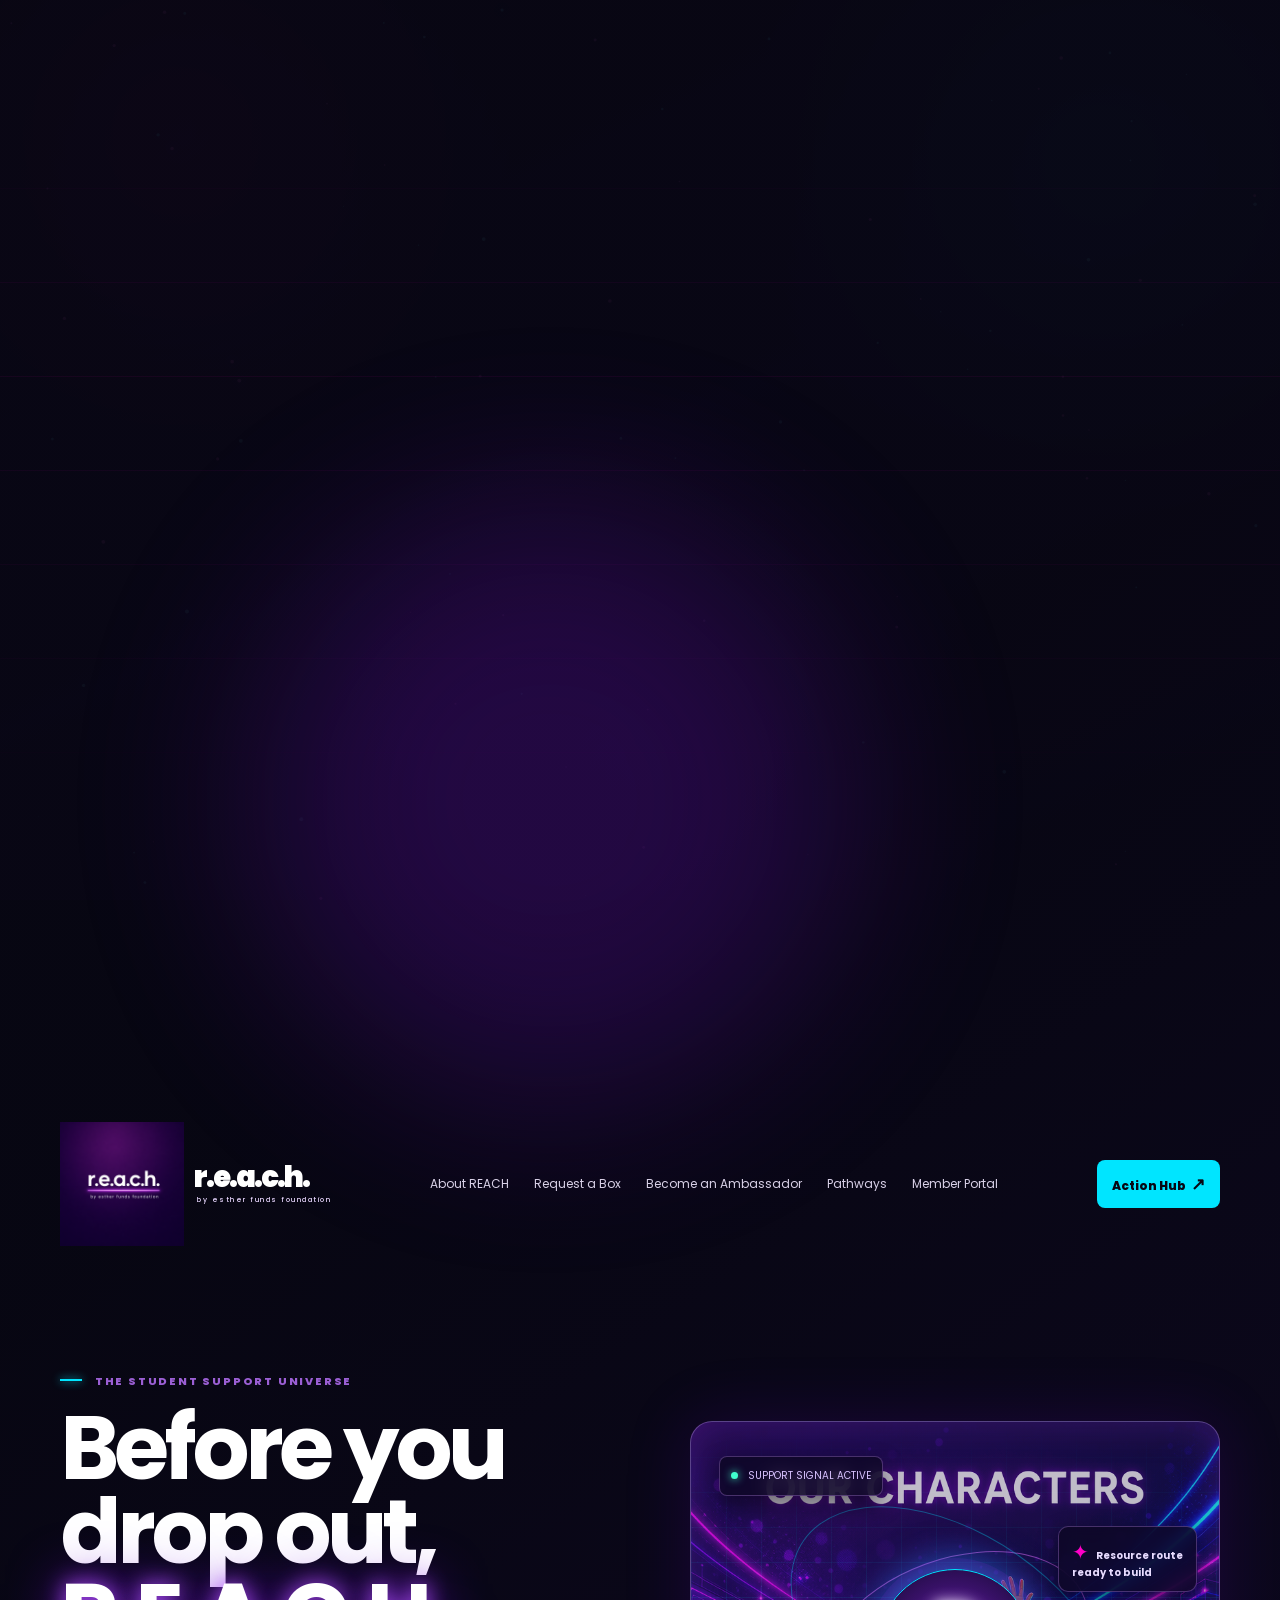
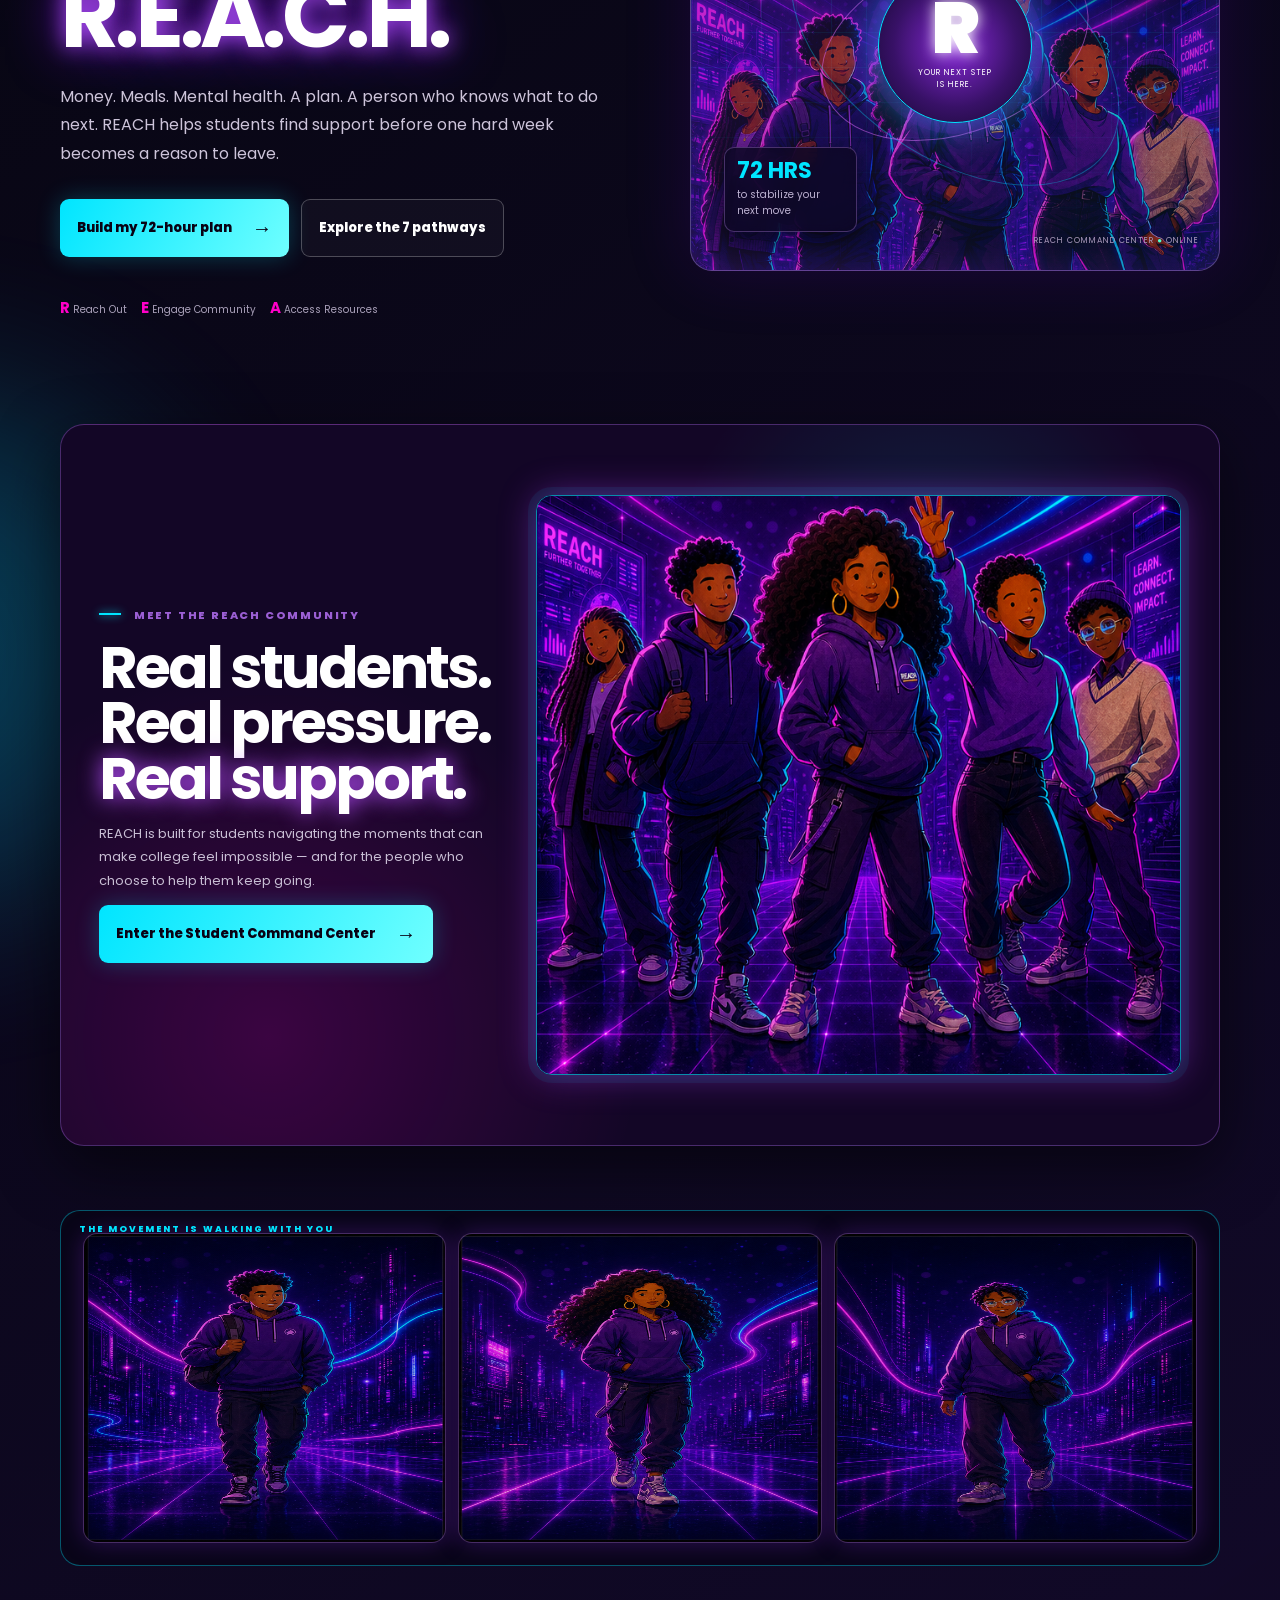
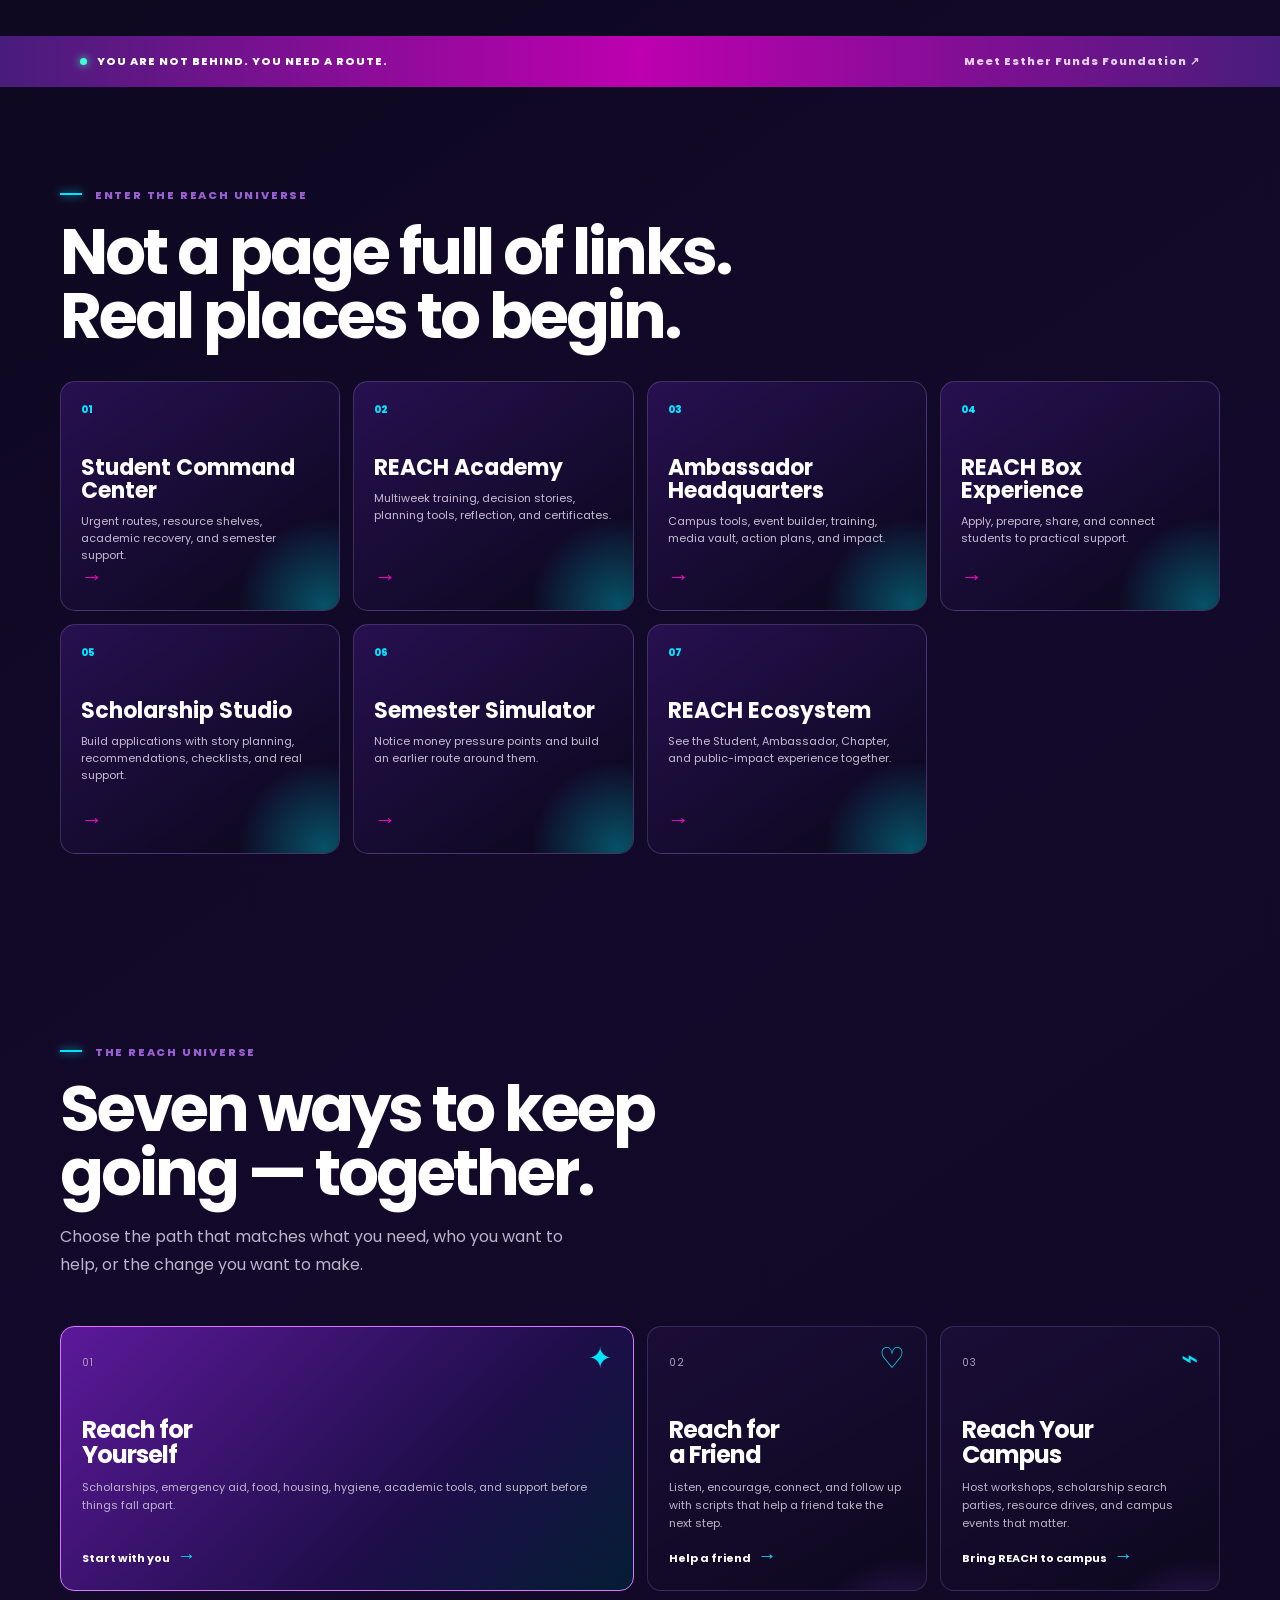
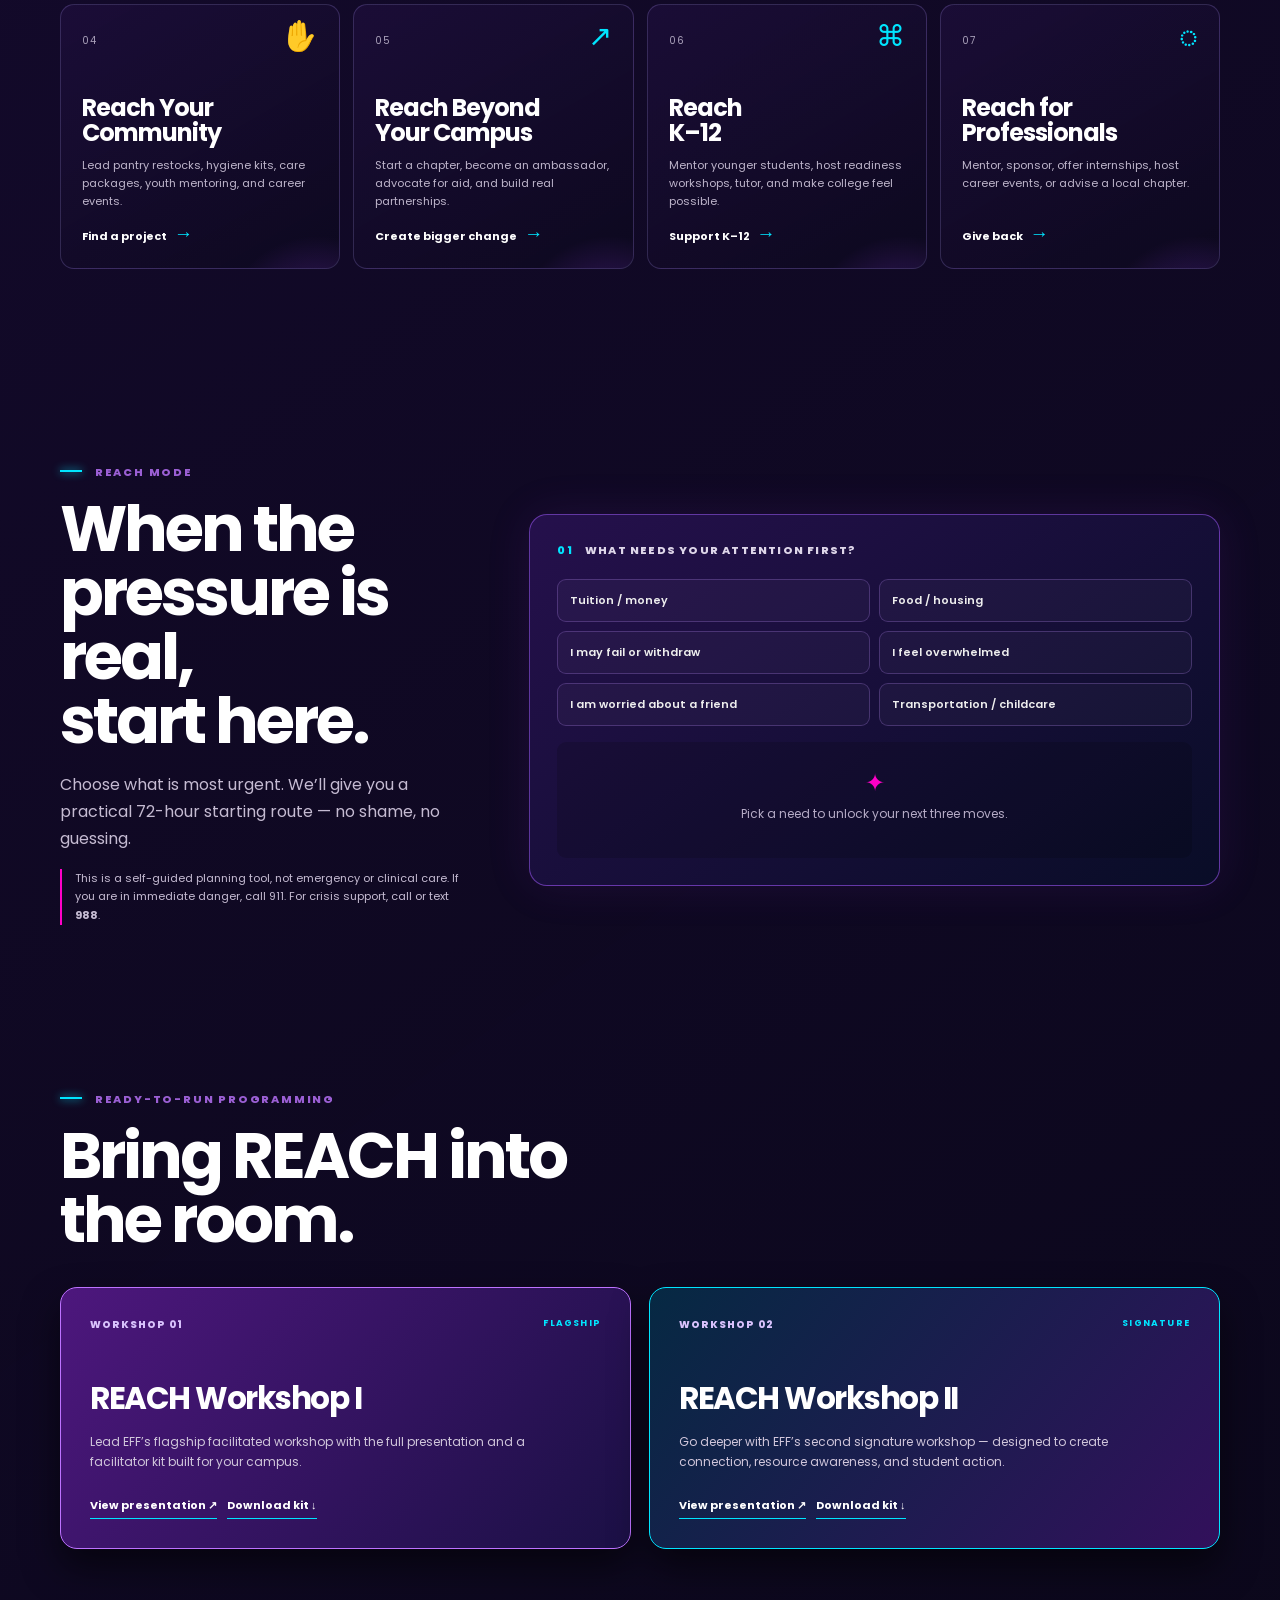
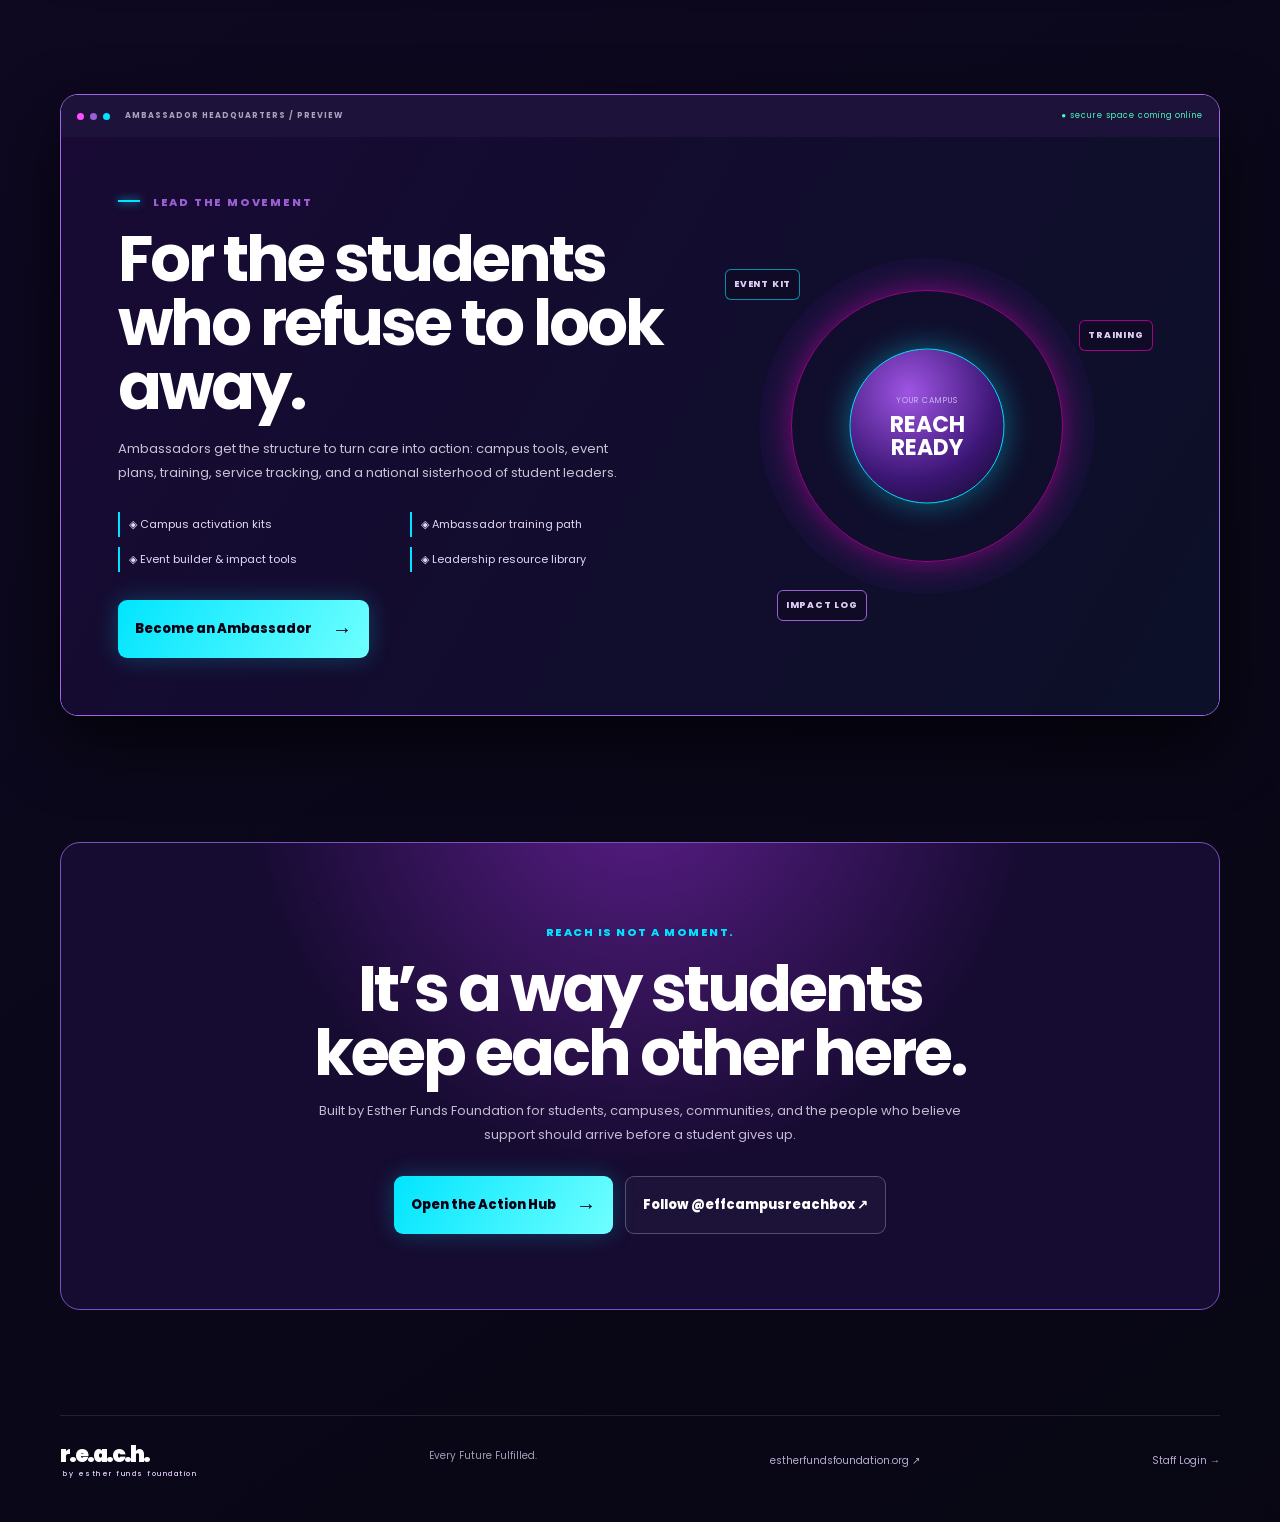
<file: index.html>
<!doctype html>
<html lang="en">
<head>
  <meta charset="utf-8">
  <meta name="viewport" content="width=device-width,initial-scale=1">
  <meta name="description" content="REACH by Esther Funds Foundation — support before students have to drop out.">
  <title>REACH | Esther Funds Foundation</title>
  <link rel="preconnect" href="https://fonts.googleapis.com">
  <link rel="preconnect" href="https://fonts.gstatic.com" crossorigin>
  <link href="https://fonts.googleapis.com/css2?family=Poppins:wght@400;500;600;700;800;900&display=swap" rel="stylesheet">
  <link rel="stylesheet" href="styles.css">
  <link rel="stylesheet" href="characters.css">
  <link rel="stylesheet" href="showcase.css">
  <link rel="stylesheet" href="universe-motion.css">
</head>
<body>
  <div class="site-shell">
    <div class="ambient ambient-one"></div><div class="ambient ambient-two"></div><div class="noise"></div>
    <header class="topbar">
      <a class="brand" href="#home" aria-label="REACH home"><img src="assets/reach-logo.png" alt="r.e.a.c.h. by Esther Funds Foundation" onerror="this.style.display='none'"><span class="wordmark">r.e.a.c.h.<small>by esther funds foundation</small></span></a>
      <nav aria-label="Main navigation"><a href="program.html">About REACH</a><a href="reach-box-request.html">Request a Box</a><a href="ambassador-apply.html">Become an Ambassador</a><a href="#pathways">Pathways</a><a href="portal.html">Member Portal</a></nav>
      <a class="nav-cta" href="https://eff-reach-action-hub.vercel.app" target="_blank" rel="noopener">Action Hub <span>↗</span></a>
    </header>

    <main id="home">
      <section class="hero section-wrap">
        <div class="hero-copy">
          <p class="eyebrow"><i></i> THE STUDENT SUPPORT UNIVERSE</p>
          <h1>Before you drop out,<br><em>R.E.A.C.H.</em></h1>
          <p class="hero-text">Money. Meals. Mental health. A plan. A person who knows what to do next. REACH helps students find support before one hard week becomes a reason to leave.</p>
          <div class="hero-actions"><a class="button primary" href="#reach-mode">Build my 72-hour plan <b>→</b></a><a class="button ghost" href="#pathways">Explore the 7 pathways</a></div>
          <div class="trust-row"><span><b>R</b> Reach Out</span><span><b>E</b> Engage Community</span><span><b>A</b> Access Resources</span></div>
        </div>
        <div class="hero-console" aria-label="REACH student characters and command center preview">
          <img class="hero-characters" src="assets/reach-characters.png" alt="REACH student characters in purple hoodies">
          <div class="console-glow"></div><div class="orbit orbit-a"></div><div class="orbit orbit-b"></div>
          <div class="mini-card signal"><span class="dot"></span> SUPPORT SIGNAL ACTIVE</div>
          <div class="core"><span>R</span><small>YOUR NEXT STEP<br>IS HERE.</small></div>
          <div class="mini-card status"><b>72 HRS</b><span>to stabilize your next move</span></div>
          <div class="mini-card route"><span>✦</span><b>Resource route<br>ready to build</b></div>
          <p class="console-label">REACH COMMAND CENTER <i>●</i> ONLINE</p>
        </div>
      </section>

      <section class="character-showcase section-wrap">
        <div class="character-copy"><p class="eyebrow"><i></i> MEET THE REACH COMMUNITY</p><h2>Real students.<br>Real pressure.<br><em>Real support.</em></h2><p>REACH is built for students navigating the moments that can make college feel impossible — and for the people who choose to help them keep going.</p><a class="button primary" href="command-center.html">Enter the Student Command Center <b>→</b></a></div>
        <img src="assets/reach-characters.png" alt="REACH student characters in purple hoodies" class="character-poster">
      </section>

      <section class="walking-lane section-wrap" aria-label="Individual REACH student characters walking through the universe"><div class="walker one"></div><div class="walker two"></div><div class="walker three"></div></section>

      <section class="mission-bar"><div><span class="pulse-dot"></span> YOU ARE NOT BEHIND. YOU NEED A ROUTE.</div><a href="https://estherfundsfoundation.org/" target="_blank" rel="noopener">Meet Esther Funds Foundation ↗</a></section>

      <section class="inside-doors section-wrap">
        <p class="eyebrow"><i></i> ENTER THE REACH UNIVERSE</p><h2>Not a page full of links.<br>Real places to begin.</h2>
        <div class="door-grid">
          <a href="command-center.html"><span>01</span><b>Student Command Center</b><small>Urgent routes, resource shelves, academic recovery, and semester support.</small><i>→</i></a>
          <a href="academy.html"><span>02</span><b>REACH Academy</b><small>Multiweek training, decision stories, planning tools, reflection, and certificates.</small><i>→</i></a>
          <a href="ambassador-hq.html"><span>03</span><b>Ambassador Headquarters</b><small>Campus tools, event builder, training, media vault, action plans, and impact.</small><i>→</i></a>
          <a href="reach-boxes.html"><span>04</span><b>REACH Box Experience</b><small>Apply, prepare, share, and connect students to practical support.</small><i>→</i></a>
          <a href="scholarship-studio.html"><span>05</span><b>Scholarship Studio</b><small>Build applications with story planning, recommendations, checklists, and real support.</small><i>→</i></a>
          <a href="semester-simulator.html"><span>06</span><b>Semester Simulator</b><small>Notice money pressure points and build an earlier route around them.</small><i>→</i></a>
          <a href="ecosystem.html"><span>07</span><b>REACH Ecosystem</b><small>See the Student, Ambassador, Chapter, and public-impact experience together.</small><i>→</i></a>
        </div>
      </section>

      <section id="pathways" class="section-wrap pathways">
        <div class="section-heading"><p class="eyebrow"><i></i> THE REACH UNIVERSE</p><h2>Seven ways to keep<br>going — together.</h2><p>Choose the path that matches what you need, who you want to help, or the change you want to make.</p></div>
        <div class="path-grid">
          <a class="path-card featured" href="https://estherfundsfoundation.org/reach-yourself" target="_blank" rel="noopener"><span class="path-num">01</span><span class="path-icon">✦</span><h3>Reach for<br>Yourself</h3><p>Scholarships, emergency aid, food, housing, hygiene, academic tools, and support before things fall apart.</p><b>Start with you <i>→</i></b></a>
          <a class="path-card" href="https://estherfundsfoundation.org/reach-a-friend" target="_blank" rel="noopener"><span class="path-num">02</span><span class="path-icon">♡</span><h3>Reach for<br>a Friend</h3><p>Listen, encourage, connect, and follow up with scripts that help a friend take the next step.</p><b>Help a friend <i>→</i></b></a>
          <a class="path-card" href="https://estherfundsfoundation.org/reach-your-campus-1" target="_blank" rel="noopener"><span class="path-num">03</span><span class="path-icon">⌁</span><h3>Reach Your<br>Campus</h3><p>Host workshops, scholarship search parties, resource drives, and campus events that matter.</p><b>Bring REACH to campus <i>→</i></b></a>
          <a class="path-card" href="https://estherfundsfoundation.org/reach-your-community" target="_blank" rel="noopener"><span class="path-num">04</span><span class="path-icon">✋</span><h3>Reach Your<br>Community</h3><p>Lead pantry restocks, hygiene kits, care packages, youth mentoring, and career events.</p><b>Find a project <i>→</i></b></a>
          <a class="path-card" href="https://estherfundsfoundation.org/beyond-your-campus" target="_blank" rel="noopener"><span class="path-num">05</span><span class="path-icon">↗</span><h3>Reach Beyond<br>Your Campus</h3><p>Start a chapter, become an ambassador, advocate for aid, and build real partnerships.</p><b>Create bigger change <i>→</i></b></a>
          <a class="path-card" href="https://estherfundsfoundation.org/reach-k-12" target="_blank" rel="noopener"><span class="path-num">06</span><span class="path-icon">⌘</span><h3>Reach<br>K–12</h3><p>Mentor younger students, host readiness workshops, tutor, and make college feel possible.</p><b>Support K–12 <i>→</i></b></a>
          <a class="path-card" href="https://estherfundsfoundation.org/reach-for-professionals" target="_blank" rel="noopener"><span class="path-num">07</span><span class="path-icon">◌</span><h3>Reach for<br>Professionals</h3><p>Mentor, sponsor, offer internships, host career events, or advise a local chapter.</p><b>Give back <i>→</i></b></a>
        </div>
      </section>

      <section id="reach-mode" class="reach-mode section-wrap">
        <div class="mode-copy"><p class="eyebrow"><i></i> REACH MODE</p><h2>When the pressure is real,<br>start here.</h2><p>Choose what is most urgent. We’ll give you a practical 72-hour starting route — no shame, no guessing.</p><p class="micro">This is a self-guided planning tool, not emergency or clinical care. If you are in immediate danger, call 911. For crisis support, call or text <strong>988</strong>.</p></div>
        <div class="mode-panel">
          <div class="step-label"><span>01</span> WHAT NEEDS YOUR ATTENTION FIRST?</div>
          <div class="need-options" role="group" aria-label="Choose a need">
            <button data-need="money">Tuition / money</button><button data-need="food">Food / housing</button><button data-need="school">I may fail or withdraw</button><button data-need="mind">I feel overwhelmed</button><button data-need="friend">I am worried about a friend</button><button data-need="ride">Transportation / childcare</button>
          </div>
          <div id="plan-output" class="plan-output" aria-live="polite"><div class="plan-empty"><span>✦</span><p>Pick a need to unlock your next three moves.</p></div></div>
        </div>
      </section>

      <section id="workshops" class="section-wrap workshop-area">
        <div class="section-heading compact"><p class="eyebrow"><i></i> READY-TO-RUN PROGRAMMING</p><h2>Bring REACH into<br>the room.</h2></div>
        <div class="workshop-grid">
          <article class="workshop-card"><div class="workshop-top"><span>WORKSHOP 01</span><b>FLAGSHIP</b></div><h3>REACH Workshop I</h3><p>Lead EFF’s flagship facilitated workshop with the full presentation and a facilitator kit built for your campus.</p><div class="workshop-actions"><a href="https://www.canva.com/design/DAHL1vZJQFY/EwLN-e-IT8q2vbgvTij9bg/view" target="_blank" rel="noopener">View presentation ↗</a><a href="https://drive.google.com/file/d/1d5SA4e7koSU-ONuviFrA6Fl1LEXknXix/view" target="_blank" rel="noopener">Download kit ↓</a></div></article>
          <article class="workshop-card second"><div class="workshop-top"><span>WORKSHOP 02</span><b>SIGNATURE</b></div><h3>REACH Workshop II</h3><p>Go deeper with EFF’s second signature workshop — designed to create connection, resource awareness, and student action.</p><div class="workshop-actions"><a href="https://www.canva.com/design/DAHMMGLic4E/AXSegXsNVhrbhjY5zPU8wA/view" target="_blank" rel="noopener">View presentation ↗</a><a href="https://drive.google.com/file/d/1vP8Nv256d9FRCVsiH3GyKygHbP8rfS6t/view" target="_blank" rel="noopener">Download kit ↓</a></div></article>
        </div>
      </section>

      <section id="ambassadors" class="ambassador section-wrap">
        <div class="ambassador-window"><div class="window-top"><span></span><span></span><span></span><b>AMBASSADOR HEADQUARTERS / PREVIEW</b><i>● secure space coming online</i></div><div class="ambassador-body"><div><p class="eyebrow"><i></i> LEAD THE MOVEMENT</p><h2>For the students<br>who refuse to look away.</h2><p>Ambassadors get the structure to turn care into action: campus tools, event plans, training, service tracking, and a national sisterhood of student leaders.</p><div class="hq-list"><span>◈ Campus activation kits</span><span>◈ Ambassador training path</span><span>◈ Event builder & impact tools</span><span>◈ Leadership resource library</span></div><a class="button primary" href="https://estherfundsfoundation.org/beyond-your-campus" target="_blank" rel="noopener">Become an Ambassador <b>→</b></a></div><div class="hq-visual"><div class="hq-orbit"></div><div class="hq-center"><small>YOUR CAMPUS</small><b>REACH<br>READY</b></div><div class="hq-chip chip-one">EVENT KIT</div><div class="hq-chip chip-two">TRAINING</div><div class="hq-chip chip-three">IMPACT LOG</div></div></div></div>
      </section>

      <section class="section-wrap reachtape"><div class="tape-panel"><span class="tape-label">REACH IS NOT A MOMENT.</span><h2>It’s a way students<br>keep each other here.</h2><p>Built by Esther Funds Foundation for students, campuses, communities, and the people who believe support should arrive before a student gives up.</p><div class="tape-actions"><a class="button primary" href="https://eff-reach-action-hub.vercel.app" target="_blank" rel="noopener">Open the Action Hub <b>→</b></a><a class="button ghost" href="https://www.instagram.com/effcampusreachbox/" target="_blank" rel="noopener">Follow @effcampusreachbox ↗</a></div></div></section>
    </main>
    <footer><a class="brand footer-brand" href="#home"><span class="wordmark">r.e.a.c.h.<small>by esther funds foundation</small></span></a><p>Every Future Fulfilled.</p><a href="https://estherfundsfoundation.org/" target="_blank" rel="noopener">estherfundsfoundation.org ↗</a><a href="staff.html" aria-label="Open secure REACH Staff Login">Staff Login →</a></footer>
  </div>
  <script src="universe-space.js"></script><script src="app.js"></script>
</body>
</html>
</file>
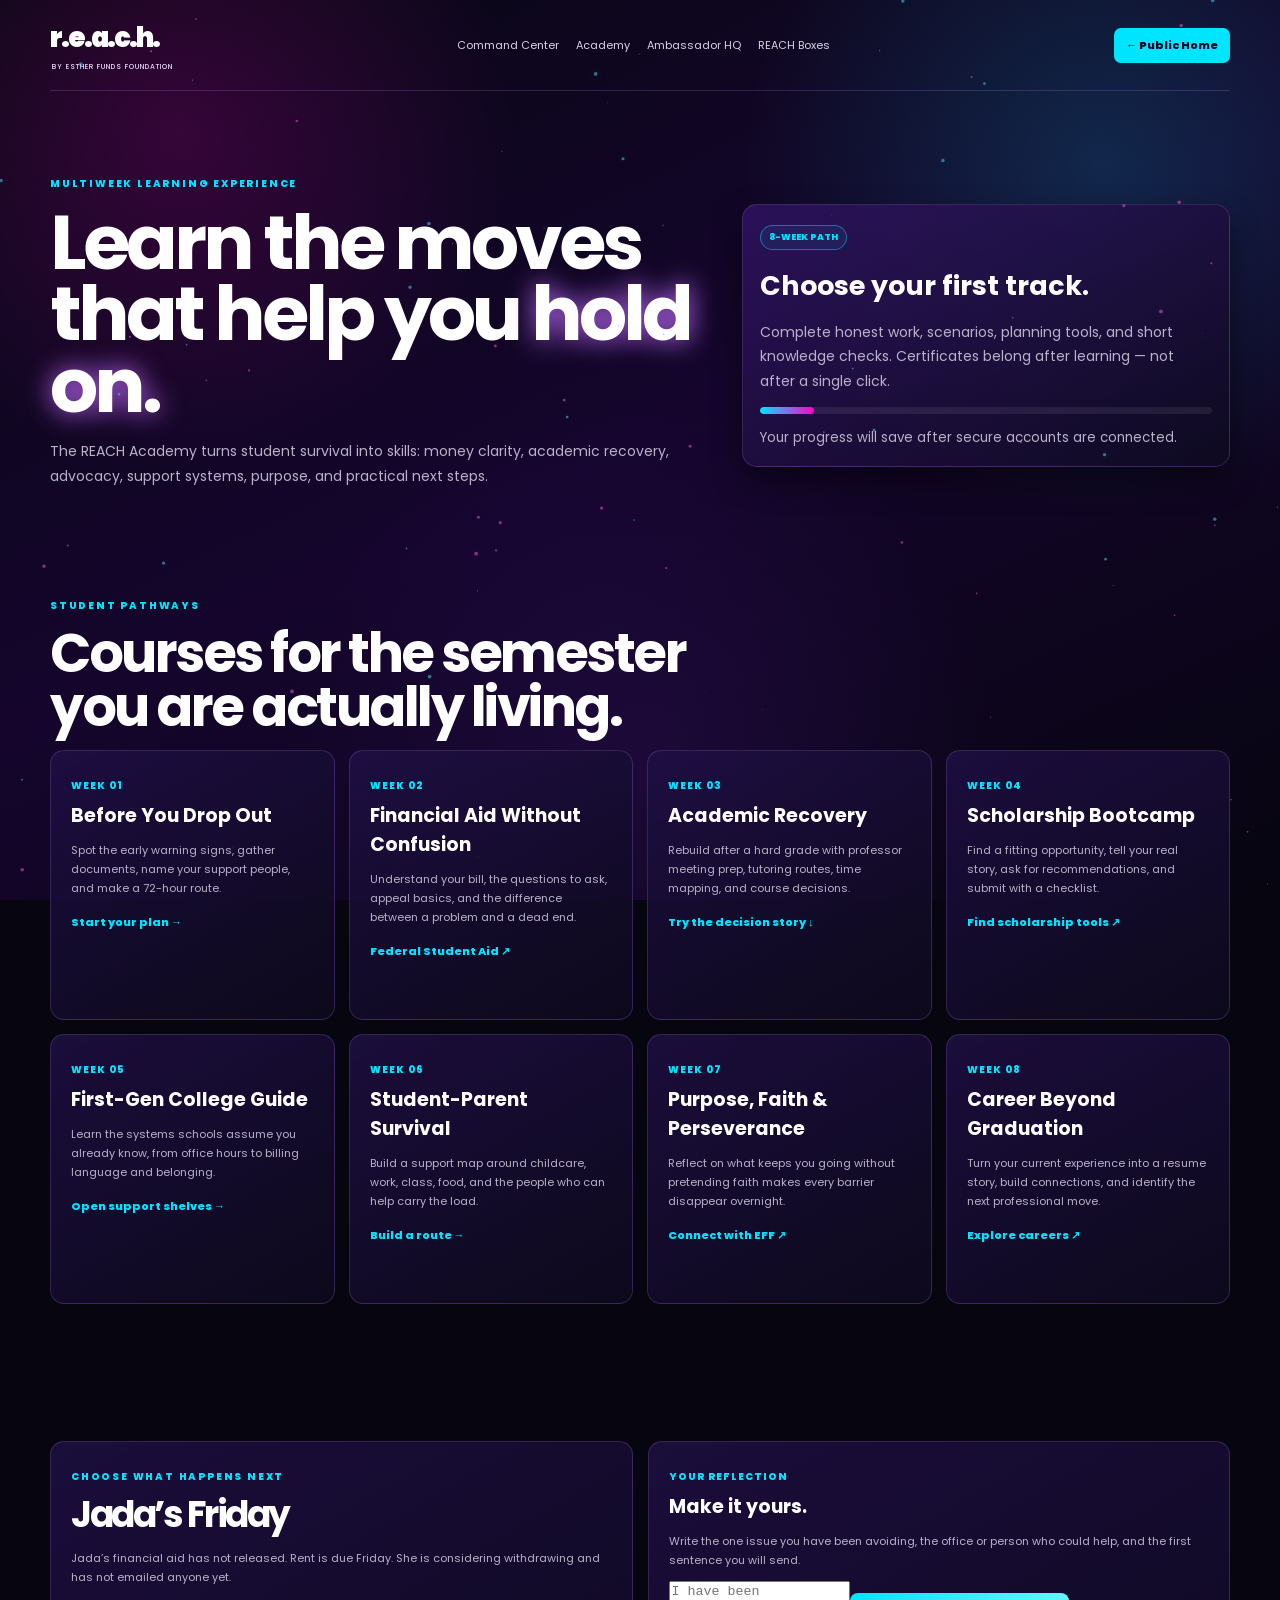
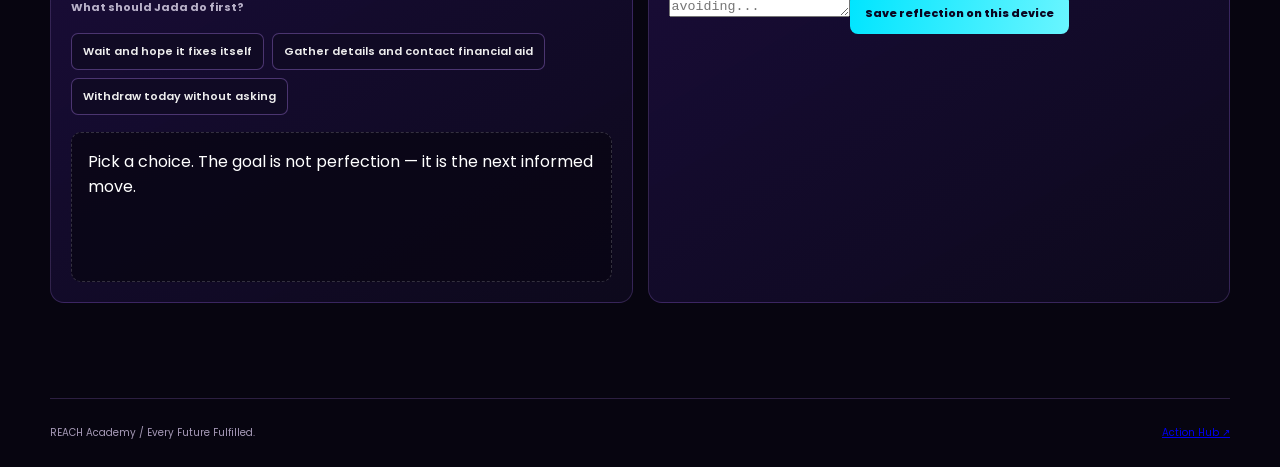
<file: academy.html>
<!doctype html><html lang="en"><head><meta charset="utf-8"><meta name="viewport" content="width=device-width,initial-scale=1"><title>REACH Academy</title><link rel="preconnect" href="https://fonts.googleapis.com"><link rel="preconnect" href="https://fonts.gstatic.com" crossorigin><link href="https://fonts.googleapis.com/css2?family=Poppins:wght@400;500;600;700;800;900&display=swap" rel="stylesheet"><link rel="stylesheet" href="universe.css"><link rel="stylesheet" href="universe-motion.css"></head><body><div class="u-wrap"><header class="u-nav"><a class="u-logo" href="index.html">r.e.a.c.h.<small>BY ESTHER FUNDS FOUNDATION</small></a><nav><a href="command-center.html">Command Center</a><a href="academy.html">Academy</a><a href="ambassador-hq.html">Ambassador HQ</a><a href="reach-boxes.html">REACH Boxes</a></nav><a class="u-back" href="index.html">← Public Home</a></header><main><section class="u-hero"><div><span class="kicker">MULTIWEEK LEARNING EXPERIENCE</span><h1>Learn the moves that help you <em>hold on.</em></h1><p>The REACH Academy turns student survival into skills: money clarity, academic recovery, advocacy, support systems, purpose, and practical next steps.</p></div><div class="glass"><span class="pill">8-WEEK PATH</span><h3 style="font-size:27px;margin:16px 0 8px">Choose your first track.</h3><p>Complete honest work, scenarios, planning tools, and short knowledge checks. Certificates belong after learning — not after a single click.</p><div class="progress"><i style="width:12%"></i></div><small class="muted">Your progress will save after secure accounts are connected.</small></div></section><section class="section"><span class="kicker">STUDENT PATHWAYS</span><h2>Courses for the semester<br>you are actually living.</h2><div class="grid grid-4"><article class="card module"><span class="num">WEEK 01</span><h3>Before You Drop Out</h3><p>Spot the early warning signs, gather documents, name your support people, and make a 72-hour route.</p><a href="command-center.html">Start your plan →</a></article><article class="card module"><span class="num">WEEK 02</span><h3>Financial Aid Without Confusion</h3><p>Understand your bill, the questions to ask, appeal basics, and the difference between a problem and a dead end.</p><a href="https://studentaid.gov/" target="_blank">Federal Student Aid ↗</a></article><article id="recovery" class="card module"><span class="num">WEEK 03</span><h3>Academic Recovery</h3><p>Rebuild after a hard grade with professor meeting prep, tutoring routes, time mapping, and course decisions.</p><a href="#story">Try the decision story ↓</a></article><article class="card module"><span class="num">WEEK 04</span><h3>Scholarship Bootcamp</h3><p>Find a fitting opportunity, tell your real story, ask for recommendations, and submit with a checklist.</p><a href="https://estherfundsfoundation.org/reach-yourself" target="_blank">Find scholarship tools ↗</a></article><article class="card module"><span class="num">WEEK 05</span><h3>First-Gen College Guide</h3><p>Learn the systems schools assume you already know, from office hours to billing language and belonging.</p><a href="command-center.html">Open support shelves →</a></article><article class="card module"><span class="num">WEEK 06</span><h3>Student-Parent Survival</h3><p>Build a support map around childcare, work, class, food, and the people who can help carry the load.</p><a href="command-center.html">Build a route →</a></article><article class="card module"><span class="num">WEEK 07</span><h3>Purpose, Faith & Perseverance</h3><p>Reflect on what keeps you going without pretending faith makes every barrier disappear overnight.</p><a href="https://estherfundsfoundation.org/" target="_blank">Connect with EFF ↗</a></article><article class="card module"><span class="num">WEEK 08</span><h3>Career Beyond Graduation</h3><p>Turn your current experience into a resume story, build connections, and identify the next professional move.</p><a href="https://www.onetonline.org/" target="_blank">Explore careers ↗</a></article></div></section><section id="story" class="section two"><div class="card"><span class="kicker">CHOOSE WHAT HAPPENS NEXT</span><h2 style="font-size:36px">Jada’s Friday</h2><p>Jada’s financial aid has not released. Rent is due Friday. She is considering withdrawing and has not emailed anyone yet.</p><p><b>What should Jada do first?</b></p><div class="choice-row" id="storyChoices"><button data-story="wait">Wait and hope it fixes itself</button><button data-story="email">Gather details and contact financial aid</button><button data-story="withdraw">Withdraw today without asking</button></div><div class="result" id="storyResult">Pick a choice. The goal is not perfection — it is the next informed move.</div></div><div class="card"><span class="num">YOUR REFLECTION</span><h3>Make it yours.</h3><p>Write the one issue you have been avoiding, the office or person who could help, and the first sentence you will send.</p><textarea id="reflection" placeholder="I have been avoiding..."></textarea><button class="action" id="saveReflection">Save reflection on this device</button><p id="savedMessage" class="muted"></p></div></section></main><footer class="footer"><span>REACH Academy / Every Future Fulfilled.</span><a href="https://eff-reach-action-hub.vercel.app" target="_blank">Action Hub ↗</a></footer></div><script src="universe.js"></script><script src="universe-space.js"></script></body></html>
</file>
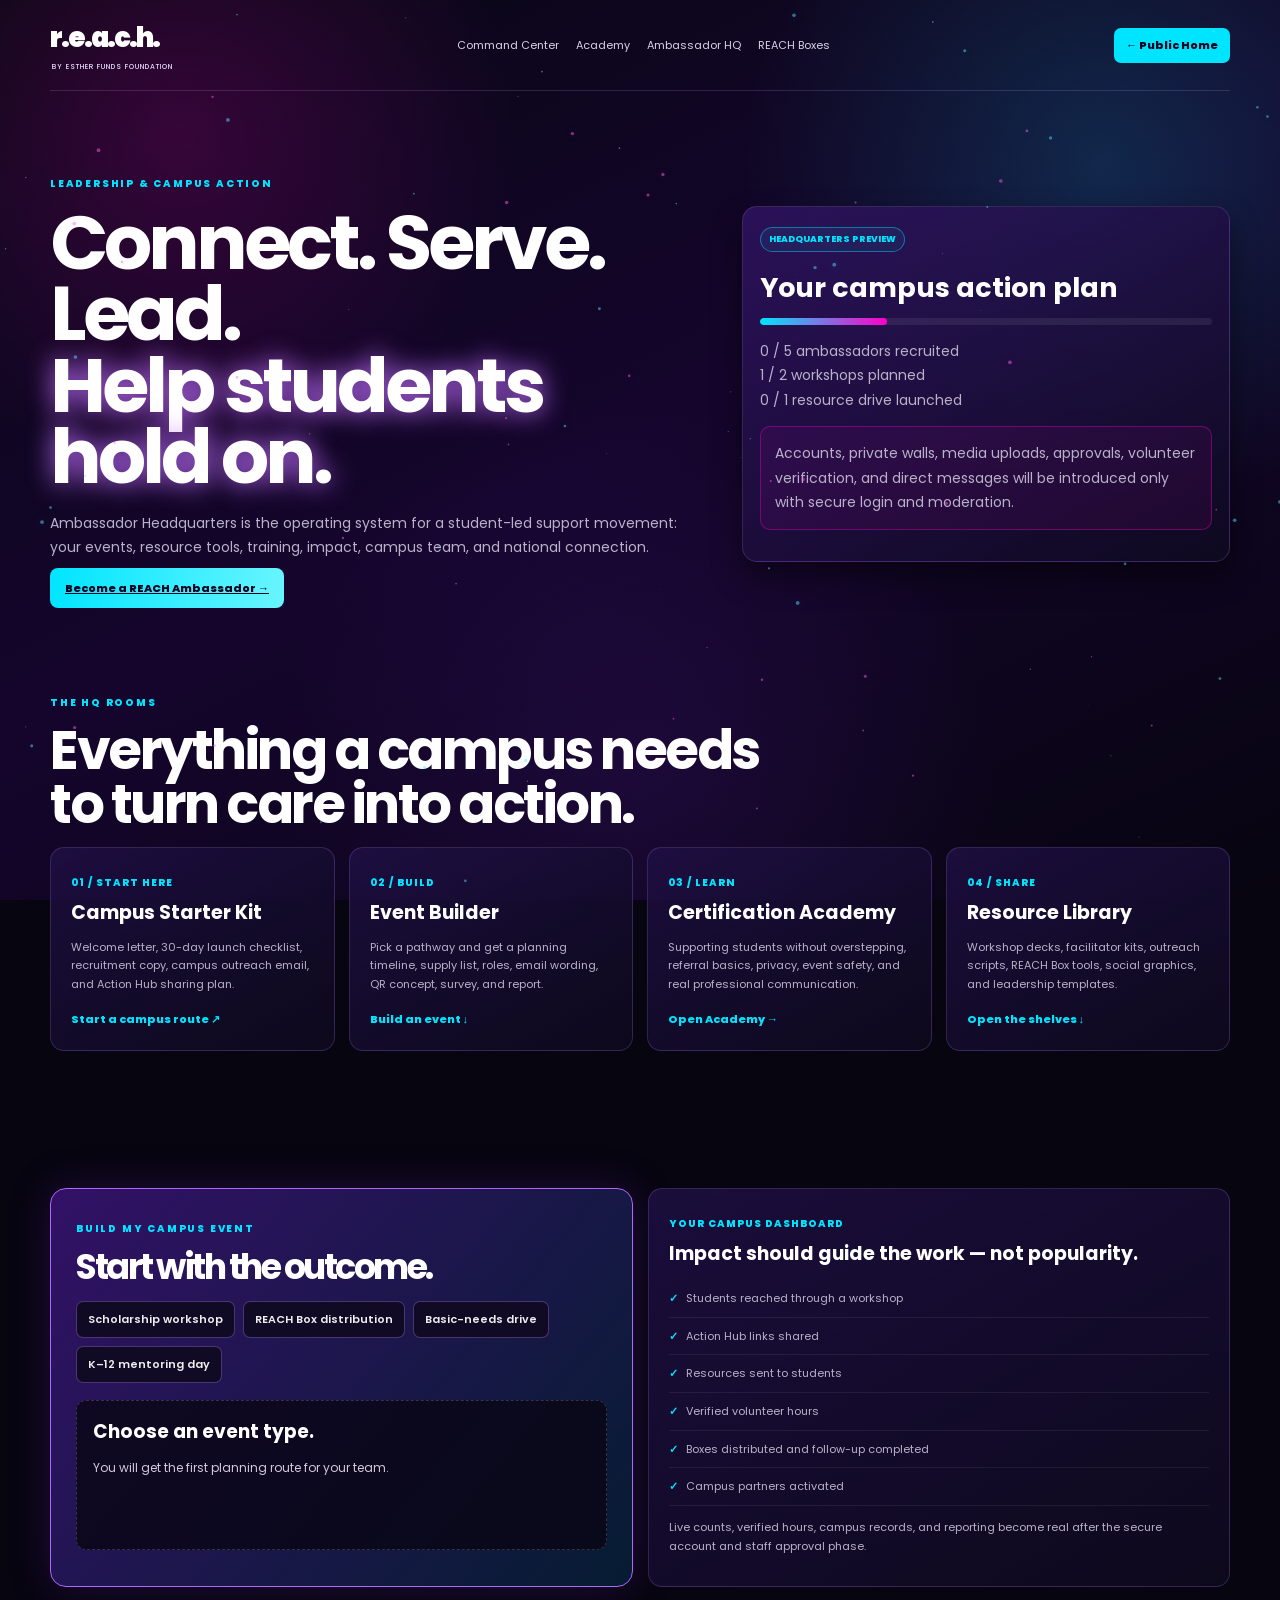
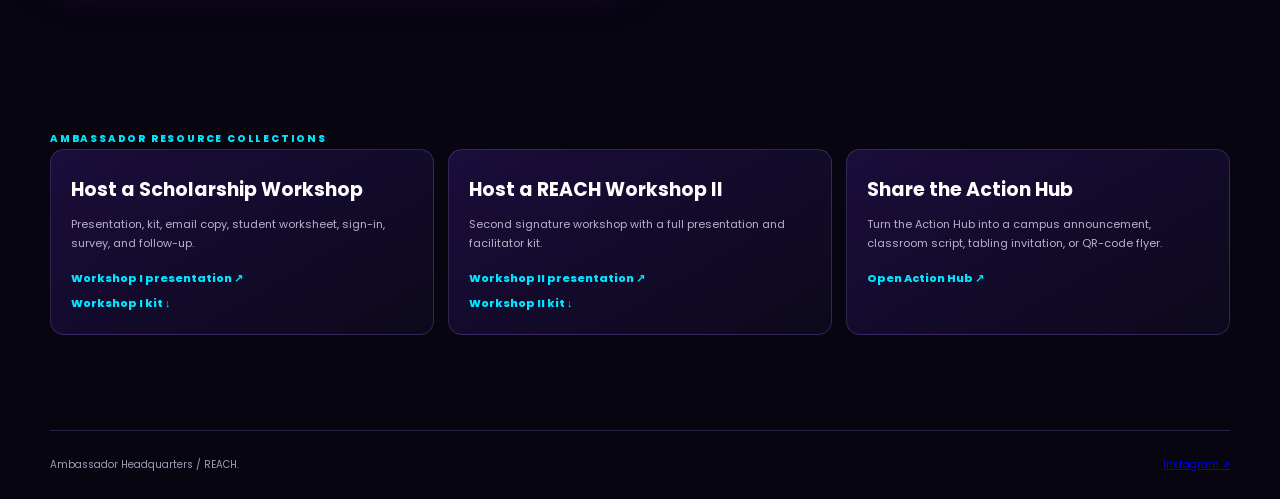
<file: ambassador-hq.html>
<!doctype html><html lang="en"><head><meta charset="utf-8"><meta name="viewport" content="width=device-width,initial-scale=1"><title>Ambassador Headquarters | REACH</title><link rel="preconnect" href="https://fonts.googleapis.com"><link rel="preconnect" href="https://fonts.gstatic.com" crossorigin><link href="https://fonts.googleapis.com/css2?family=Poppins:wght@400;500;600;700;800;900&display=swap" rel="stylesheet"><link rel="stylesheet" href="universe.css"><link rel="stylesheet" href="universe-motion.css"></head><body><div class="u-wrap"><header class="u-nav"><a class="u-logo" href="index.html">r.e.a.c.h.<small>BY ESTHER FUNDS FOUNDATION</small></a><nav><a href="command-center.html">Command Center</a><a href="academy.html">Academy</a><a href="ambassador-hq.html">Ambassador HQ</a><a href="reach-boxes.html">REACH Boxes</a></nav><a class="u-back" href="index.html">← Public Home</a></header><main><section class="u-hero"><div><span class="kicker">LEADERSHIP & CAMPUS ACTION</span><h1>Connect. Serve. Lead.<br><em>Help students hold on.</em></h1><p>Ambassador Headquarters is the operating system for a student-led support movement: your events, resource tools, training, impact, campus team, and national connection.</p><a class="action" href="https://estherfundsfoundation.org/beyond-your-campus" target="_blank">Become a REACH Ambassador →</a></div><div class="glass"><span class="pill">HEADQUARTERS PREVIEW</span><h3 style="font-size:27px;margin:16px 0 5px">Your campus action plan</h3><div class="progress"><i style="width:28%"></i></div><p class="muted">0 / 5 ambassadors recruited<br>1 / 2 workshops planned<br>0 / 1 resource drive launched</p><p class="notice">Accounts, private walls, media uploads, approvals, volunteer verification, and direct messages will be introduced only with secure login and moderation.</p></div></section><section class="section"><span class="kicker">THE HQ ROOMS</span><h2>Everything a campus needs<br>to turn care into action.</h2><div class="grid grid-4"><article class="card"><span class="num">01 / START HERE</span><h3>Campus Starter Kit</h3><p>Welcome letter, 30-day launch checklist, recruitment copy, campus outreach email, and Action Hub sharing plan.</p><a href="https://estherfundsfoundation.org/beyond-your-campus" target="_blank">Start a campus route ↗</a></article><article class="card"><span class="num">02 / BUILD</span><h3>Event Builder</h3><p>Pick a pathway and get a planning timeline, supply list, roles, email wording, QR concept, survey, and report.</p><a href="#event-builder">Build an event ↓</a></article><article class="card"><span class="num">03 / LEARN</span><h3>Certification Academy</h3><p>Supporting students without overstepping, referral basics, privacy, event safety, and real professional communication.</p><a href="academy.html">Open Academy →</a></article><article class="card"><span class="num">04 / SHARE</span><h3>Resource Library</h3><p>Workshop decks, facilitator kits, outreach scripts, REACH Box tools, social graphics, and leadership templates.</p><a href="#library">Open the shelves ↓</a></article></div></section><section id="event-builder" class="section two"><div class="route-builder"><span class="kicker">BUILD MY CAMPUS EVENT</span><h2 style="font-size:35px">Start with the outcome.</h2><div class="choice-row" id="eventChoices"><button data-event="scholarship">Scholarship workshop</button><button data-event="box">REACH Box distribution</button><button data-event="basic">Basic-needs drive</button><button data-event="k12">K–12 mentoring day</button></div><div id="eventResult" class="result"><h3>Choose an event type.</h3><p>You will get the first planning route for your team.</p></div></div><div class="card"><span class="num">YOUR CAMPUS DASHBOARD</span><h3>Impact should guide the work — not popularity.</h3><ul class="check-list"><li>Students reached through a workshop</li><li>Action Hub links shared</li><li>Resources sent to students</li><li>Verified volunteer hours</li><li>Boxes distributed and follow-up completed</li><li>Campus partners activated</li></ul><p class="muted">Live counts, verified hours, campus records, and reporting become real after the secure account and staff approval phase.</p></div></section><section id="library" class="section"><span class="kicker">AMBASSADOR RESOURCE COLLECTIONS</span><div class="grid grid-3"><article class="card"><h3>Host a Scholarship Workshop</h3><p>Presentation, kit, email copy, student worksheet, sign-in, survey, and follow-up.</p><a href="https://www.canva.com/design/DAHL1vZJQFY/EwLN-e-IT8q2vbgvTij9bg/view" target="_blank">Workshop I presentation ↗</a><br><a href="https://drive.google.com/file/d/1d5SA4e7koSU-ONuviFrA6Fl1LEXknXix/view" target="_blank">Workshop I kit ↓</a></article><article class="card"><h3>Host a REACH Workshop II</h3><p>Second signature workshop with a full presentation and facilitator kit.</p><a href="https://www.canva.com/design/DAHMMGLic4E/AXSegXsNVhrbhjY5zPU8wA/view" target="_blank">Workshop II presentation ↗</a><br><a href="https://drive.google.com/file/d/1vP8Nv256d9FRCVsiH3GyKygHbP8rfS6t/view" target="_blank">Workshop II kit ↓</a></article><article class="card"><h3>Share the Action Hub</h3><p>Turn the Action Hub into a campus announcement, classroom script, tabling invitation, or QR-code flyer.</p><a href="https://eff-reach-action-hub.vercel.app" target="_blank">Open Action Hub ↗</a></article></div></section></main><footer class="footer"><span>Ambassador Headquarters / REACH.</span><a href="https://www.instagram.com/effcampusreachbox/" target="_blank">Instagram ↗</a></footer></div><script src="universe.js"></script><script src="universe-space.js"></script></body></html>
</file>
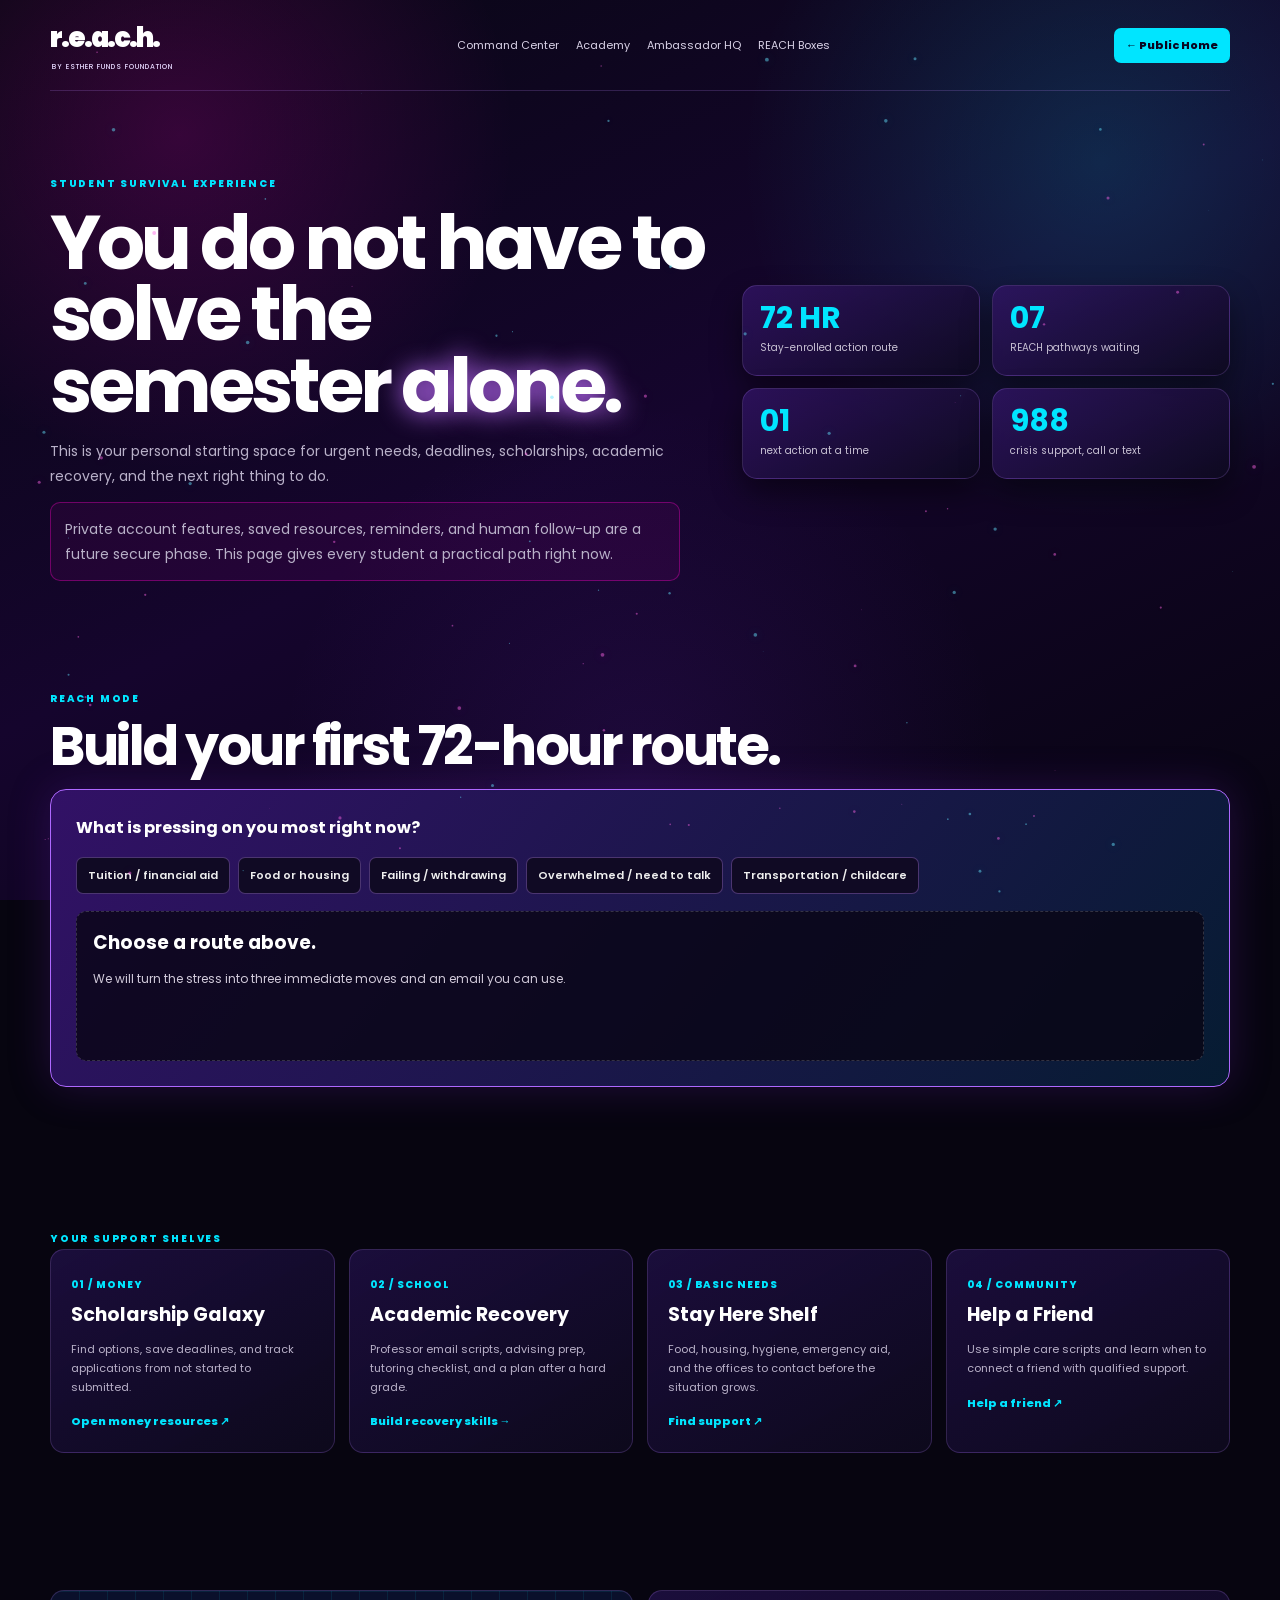
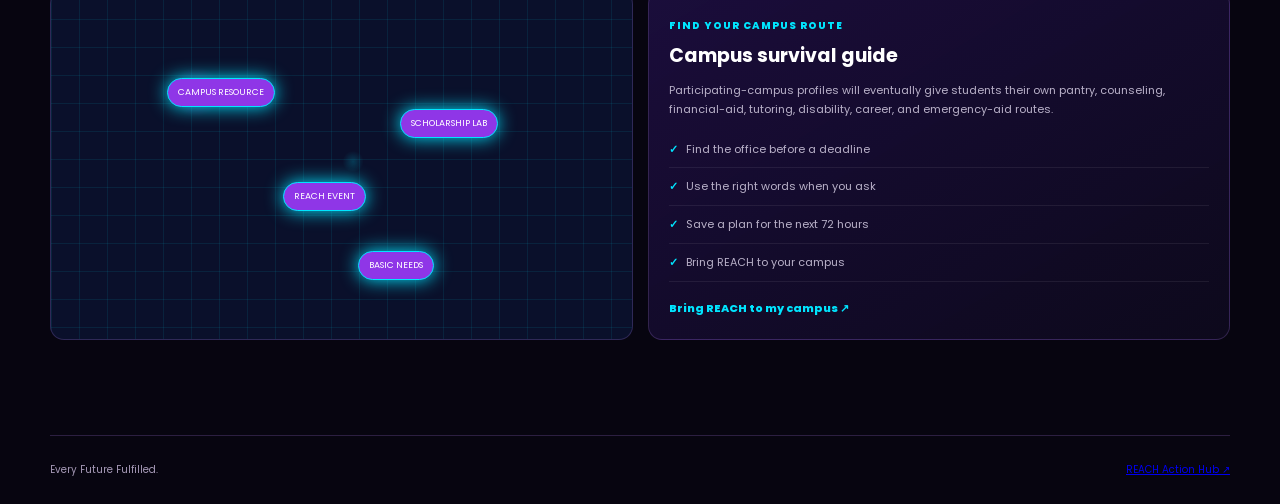
<file: command-center.html>
<!doctype html><html lang="en"><head><meta charset="utf-8"><meta name="viewport" content="width=device-width,initial-scale=1"><title>Student Command Center | REACH</title><link rel="preconnect" href="https://fonts.googleapis.com"><link rel="preconnect" href="https://fonts.gstatic.com" crossorigin><link href="https://fonts.googleapis.com/css2?family=Poppins:wght@400;500;600;700;800;900&display=swap" rel="stylesheet"><link rel="stylesheet" href="universe.css"><link rel="stylesheet" href="universe-motion.css"></head><body><div class="u-wrap"><header class="u-nav"><a class="u-logo" href="index.html">r.e.a.c.h.<small>BY ESTHER FUNDS FOUNDATION</small></a><nav><a href="command-center.html">Command Center</a><a href="academy.html">Academy</a><a href="ambassador-hq.html">Ambassador HQ</a><a href="reach-boxes.html">REACH Boxes</a></nav><a class="u-back" href="index.html">← Public Home</a></header><main><section class="u-hero"><div><span class="kicker">STUDENT SURVIVAL EXPERIENCE</span><h1>You do not have to solve the semester <em>alone.</em></h1><p>This is your personal starting space for urgent needs, deadlines, scholarships, academic recovery, and the next right thing to do.</p><p class="notice">Private account features, saved resources, reminders, and human follow-up are a future secure phase. This page gives every student a practical path right now.</p></div><div class="hero-stats"><div class="glass stat"><b>72 HR</b><span>Stay-enrolled action route</span></div><div class="glass stat"><b>07</b><span>REACH pathways waiting</span></div><div class="glass stat"><b>01</b><span>next action at a time</span></div><div class="glass stat"><b>988</b><span>crisis support, call or text</span></div></div></section><section class="section"><span class="kicker">REACH MODE</span><h2>Build your first 72-hour route.</h2><div class="route-builder"><b>What is pressing on you most right now?</b><div class="choice-row" id="studentChoices"><button data-route="tuition">Tuition / financial aid</button><button data-route="food">Food or housing</button><button data-route="school">Failing / withdrawing</button><button data-route="mental">Overwhelmed / need to talk</button><button data-route="transport">Transportation / childcare</button></div><div class="result" id="studentResult"><h3>Choose a route above.</h3><p>We will turn the stress into three immediate moves and an email you can use.</p></div></div></section><section class="section"><span class="kicker">YOUR SUPPORT SHELVES</span><div class="grid grid-4"><article class="card"><span class="num">01 / MONEY</span><h3>Scholarship Galaxy</h3><p>Find options, save deadlines, and track applications from not started to submitted.</p><a href="https://estherfundsfoundation.org/reach-yourself" target="_blank">Open money resources ↗</a></article><article class="card"><span class="num">02 / SCHOOL</span><h3>Academic Recovery</h3><p>Professor email scripts, advising prep, tutoring checklist, and a plan after a hard grade.</p><a href="academy.html#recovery">Build recovery skills →</a></article><article class="card"><span class="num">03 / BASIC NEEDS</span><h3>Stay Here Shelf</h3><p>Food, housing, hygiene, emergency aid, and the offices to contact before the situation grows.</p><a href="https://estherfundsfoundation.org/reach-yourself" target="_blank">Find support ↗</a></article><article class="card"><span class="num">04 / COMMUNITY</span><h3>Help a Friend</h3><p>Use simple care scripts and learn when to connect a friend with qualified support.</p><a href="https://estherfundsfoundation.org/reach-a-friend" target="_blank">Help a friend ↗</a></article></div></section><section class="section two"><div class="card campus-map"><span class="marker m1">CAMPUS RESOURCE</span><span class="marker m2">REACH EVENT</span><span class="marker m3">SCHOLARSHIP LAB</span><span class="marker m4">BASIC NEEDS</span></div><div class="card"><span class="num">FIND YOUR CAMPUS ROUTE</span><h3>Campus survival guide</h3><p>Participating-campus profiles will eventually give students their own pantry, counseling, financial-aid, tutoring, disability, career, and emergency-aid routes.</p><ul class="check-list"><li>Find the office before a deadline</li><li>Use the right words when you ask</li><li>Save a plan for the next 72 hours</li><li>Bring REACH to your campus</li></ul><a class="text-link" href="https://estherfundsfoundation.org/reach-your-campus-1" target="_blank">Bring REACH to my campus ↗</a></div></section></main><footer class="footer"><span>Every Future Fulfilled.</span><a href="https://eff-reach-action-hub.vercel.app" target="_blank">REACH Action Hub ↗</a></footer></div><script src="universe.js"></script><script src="universe-space.js"></script></body></html>
</file>
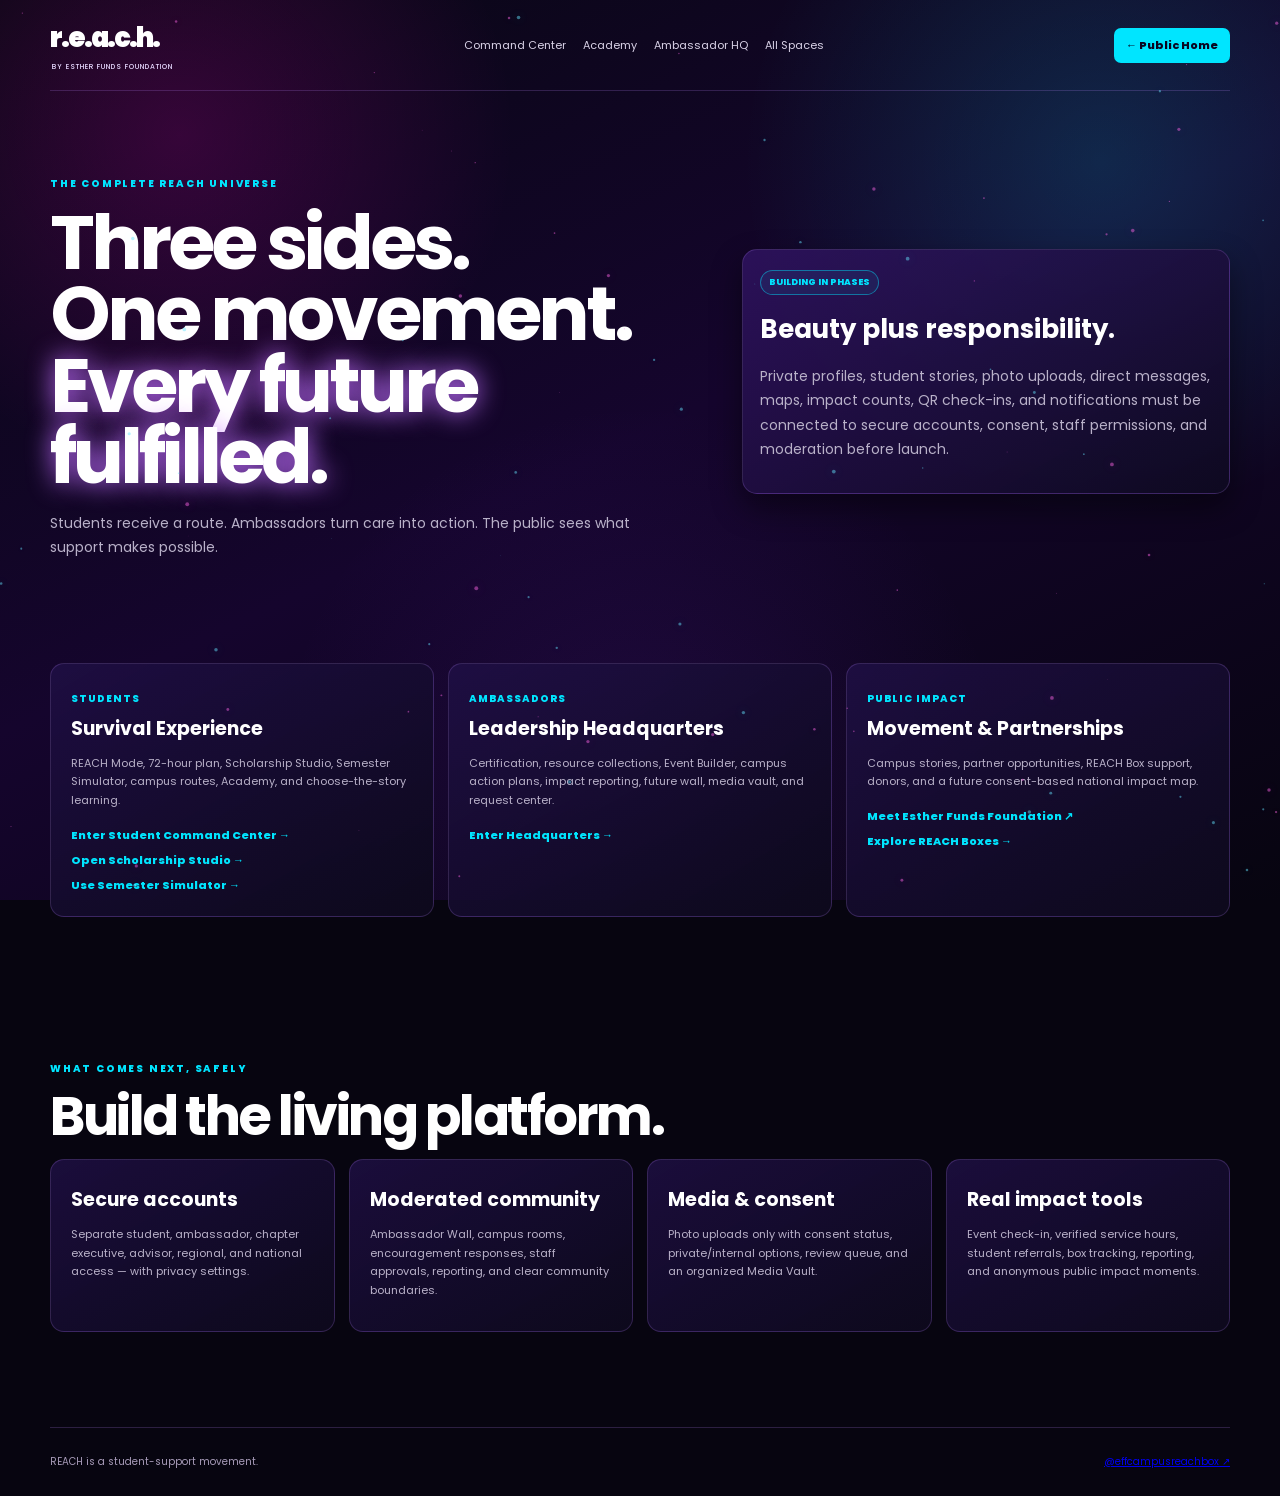
<file: ecosystem.html>
<!doctype html><html lang="en"><head><meta charset="utf-8"><meta name="viewport" content="width=device-width,initial-scale=1"><title>REACH Ecosystem</title><link rel="preconnect" href="https://fonts.googleapis.com"><link rel="preconnect" href="https://fonts.gstatic.com" crossorigin><link href="https://fonts.googleapis.com/css2?family=Poppins:wght@400;500;600;700;800;900&display=swap" rel="stylesheet"><link rel="stylesheet" href="universe.css"><link rel="stylesheet" href="universe-motion.css"></head><body><div class="u-wrap"><header class="u-nav"><a class="u-logo" href="index.html">r.e.a.c.h.<small>BY ESTHER FUNDS FOUNDATION</small></a><nav><a href="command-center.html">Command Center</a><a href="academy.html">Academy</a><a href="ambassador-hq.html">Ambassador HQ</a><a href="ecosystem.html">All Spaces</a></nav><a class="u-back" href="index.html">← Public Home</a></header><main><section class="u-hero"><div><span class="kicker">THE COMPLETE REACH UNIVERSE</span><h1>Three sides.<br>One movement.<br><em>Every future fulfilled.</em></h1><p>Students receive a route. Ambassadors turn care into action. The public sees what support makes possible.</p></div><div class="glass"><span class="pill">BUILDING IN PHASES</span><h3 style="font-size:26px;margin:15px 0">Beauty plus responsibility.</h3><p>Private profiles, student stories, photo uploads, direct messages, maps, impact counts, QR check-ins, and notifications must be connected to secure accounts, consent, staff permissions, and moderation before launch.</p></div></section><section class="section"><div class="grid grid-3"><article class="card"><span class="num">STUDENTS</span><h3>Survival Experience</h3><p>REACH Mode, 72-hour plan, Scholarship Studio, Semester Simulator, campus routes, Academy, and choose-the-story learning.</p><a href="command-center.html">Enter Student Command Center →</a><br><a href="scholarship-studio.html">Open Scholarship Studio →</a><br><a href="semester-simulator.html">Use Semester Simulator →</a></article><article class="card"><span class="num">AMBASSADORS</span><h3>Leadership Headquarters</h3><p>Certification, resource collections, Event Builder, campus action plans, impact reporting, future wall, media vault, and request center.</p><a href="ambassador-hq.html">Enter Headquarters →</a></article><article class="card"><span class="num">PUBLIC IMPACT</span><h3>Movement & Partnerships</h3><p>Campus stories, partner opportunities, REACH Box support, donors, and a future consent-based national impact map.</p><a href="https://estherfundsfoundation.org/" target="_blank">Meet Esther Funds Foundation ↗</a><br><a href="reach-boxes.html">Explore REACH Boxes →</a></article></div></section><section class="section"><span class="kicker">WHAT COMES NEXT, SAFELY</span><h2>Build the living platform.</h2><div class="grid grid-4"><article class="card"><h3>Secure accounts</h3><p>Separate student, ambassador, chapter executive, advisor, regional, and national access — with privacy settings.</p></article><article class="card"><h3>Moderated community</h3><p>Ambassador Wall, campus rooms, encouragement responses, staff approvals, reporting, and clear community boundaries.</p></article><article class="card"><h3>Media & consent</h3><p>Photo uploads only with consent status, private/internal options, review queue, and an organized Media Vault.</p></article><article class="card"><h3>Real impact tools</h3><p>Event check-in, verified service hours, student referrals, box tracking, reporting, and anonymous public impact moments.</p></article></div></section></main><footer class="footer"><span>REACH is a student-support movement.</span><a href="https://www.instagram.com/effcampusreachbox/" target="_blank">@effcampusreachbox ↗</a></footer></div><script src="universe-space.js"></script></body></html>
</file>
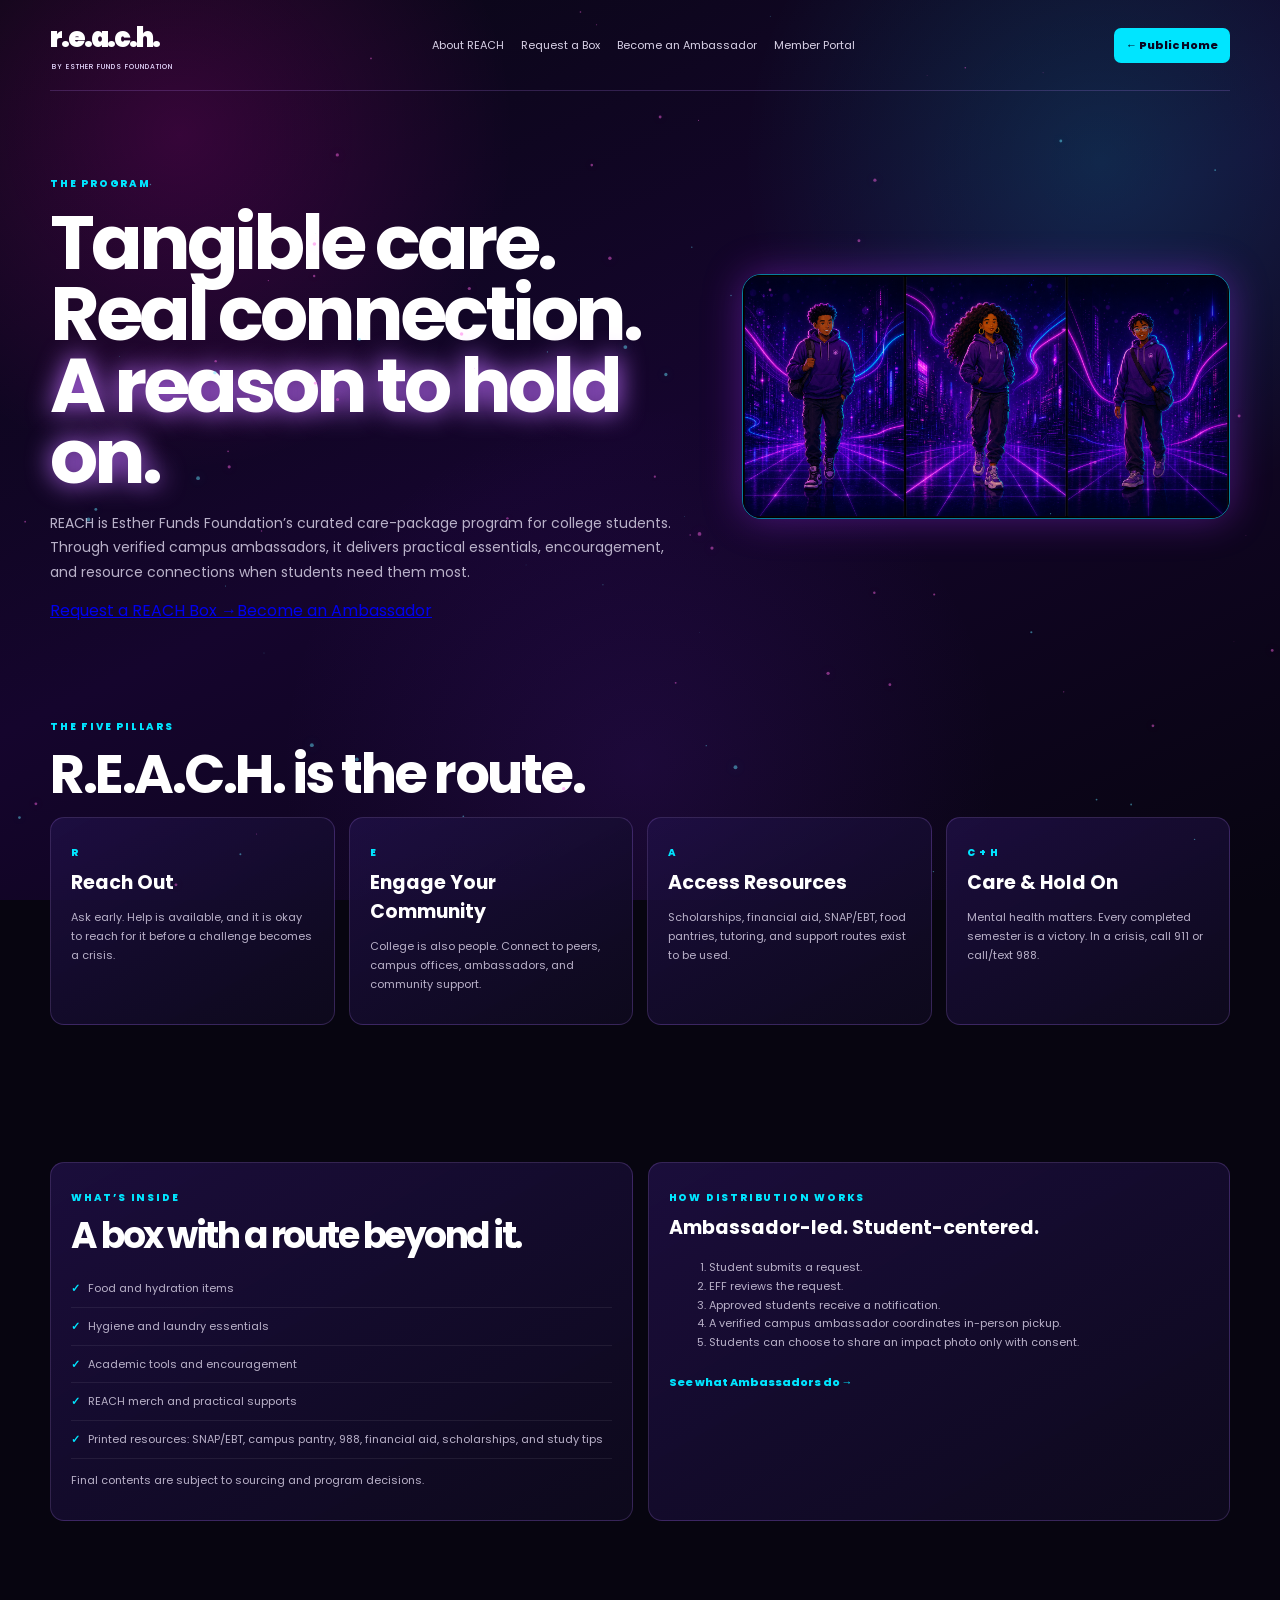
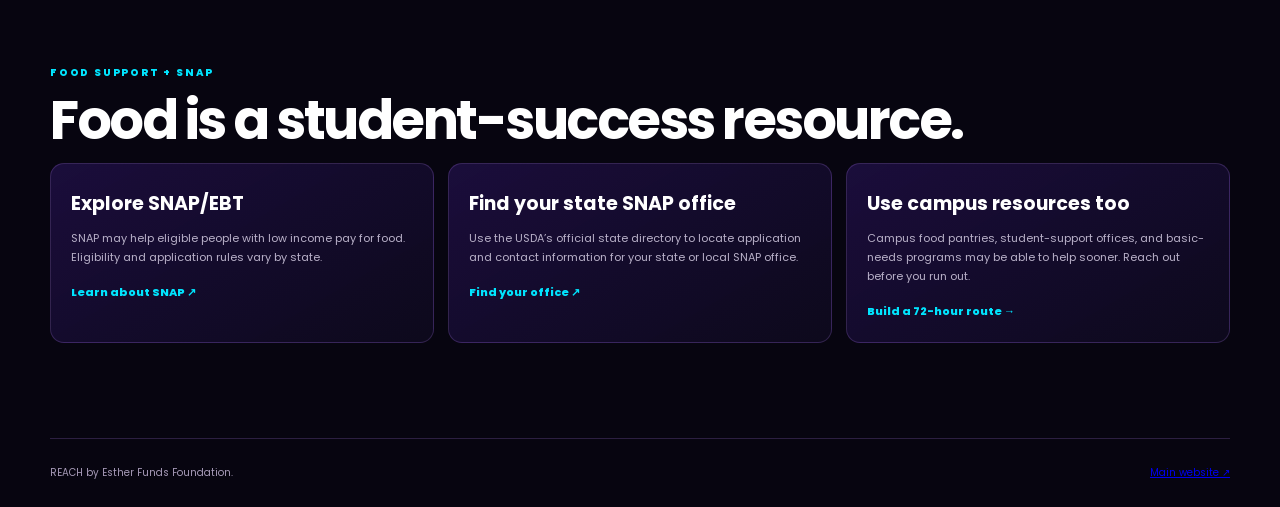
<file: program.html>
<!doctype html><html lang="en"><head><meta charset="utf-8"><meta name="viewport" content="width=device-width,initial-scale=1"><title>About REACH | Esther Funds Foundation</title><link rel="preconnect" href="https://fonts.googleapis.com"><link rel="preconnect" href="https://fonts.gstatic.com" crossorigin><link href="https://fonts.googleapis.com/css2?family=Poppins:wght@400;500;600;700;800;900&display=swap" rel="stylesheet"><link rel="stylesheet" href="universe.css"><link rel="stylesheet" href="universe-motion.css"></head><body><div class="u-wrap"><header class="u-nav"><a class="u-logo" href="index.html">r.e.a.c.h.<small>BY ESTHER FUNDS FOUNDATION</small></a><nav><a href="program.html">About REACH</a><a href="reach-box-request.html">Request a Box</a><a href="ambassador-apply.html">Become an Ambassador</a><a href="portal.html">Member Portal</a></nav><a class="u-back" href="index.html">← Public Home</a></header><main><section class="u-hero"><div><span class="kicker">THE PROGRAM</span><h1>Tangible care.<br>Real connection.<br><em>A reason to hold on.</em></h1><p>REACH is Esther Funds Foundation’s curated care-package program for college students. Through verified campus ambassadors, it delivers practical essentials, encouragement, and resource connections when students need them most.</p><div class="hero-actions"><a class="button primary" href="reach-box-request.html">Request a REACH Box <b>→</b></a><a class="button ghost" href="ambassador-apply.html">Become an Ambassador</a></div></div><img src="assets/reach-walkers-triptych.png" alt="REACH students walking through a neon campus universe" style="width:100%;border-radius:19px;border:1px solid #00e5ff8a;box-shadow:0 0 38px #a82fff63"></section><section class="section"><span class="kicker">THE FIVE PILLARS</span><h2>R.E.A.C.H. is the route.</h2><div class="grid grid-4"><article class="card"><span class="num">R</span><h3>Reach Out</h3><p>Ask early. Help is available, and it is okay to reach for it before a challenge becomes a crisis.</p></article><article class="card"><span class="num">E</span><h3>Engage Your Community</h3><p>College is also people. Connect to peers, campus offices, ambassadors, and community support.</p></article><article class="card"><span class="num">A</span><h3>Access Resources</h3><p>Scholarships, financial aid, SNAP/EBT, food pantries, tutoring, and support routes exist to be used.</p></article><article class="card"><span class="num">C + H</span><h3>Care & Hold On</h3><p>Mental health matters. Every completed semester is a victory. In a crisis, call 911 or call/text 988.</p></article></div></section><section class="section two"><div class="card"><span class="kicker">WHAT’S INSIDE</span><h2 style="font-size:36px">A box with a route beyond it.</h2><ul class="check-list"><li>Food and hydration items</li><li>Hygiene and laundry essentials</li><li>Academic tools and encouragement</li><li>REACH merch and practical supports</li><li>Printed resources: SNAP/EBT, campus pantry, 988, financial aid, scholarships, and study tips</li></ul><p class="muted">Final contents are subject to sourcing and program decisions.</p></div><div class="card"><span class="kicker">HOW DISTRIBUTION WORKS</span><h3>Ambassador-led. Student-centered.</h3><ol><li>Student submits a request.</li><li>EFF reviews the request.</li><li>Approved students receive a notification.</li><li>A verified campus ambassador coordinates in-person pickup.</li><li>Students can choose to share an impact photo only with consent.</li></ol><a class="text-link" href="ambassador-apply.html">See what Ambassadors do →</a></div></section><section class="section"><span class="kicker">FOOD SUPPORT + SNAP</span><h2>Food is a student-success resource.</h2><div class="grid grid-3"><article class="card"><h3>Explore SNAP/EBT</h3><p>SNAP may help eligible people with low income pay for food. Eligibility and application rules vary by state.</p><a href="https://www.usa.gov/food-stamps" target="_blank">Learn about SNAP ↗</a></article><article class="card"><h3>Find your state SNAP office</h3><p>Use the USDA’s official state directory to locate application and contact information for your state or local SNAP office.</p><a href="https://www.fns.usda.gov/snap/state-directory" target="_blank">Find your office ↗</a></article><article class="card"><h3>Use campus resources too</h3><p>Campus food pantries, student-support offices, and basic-needs programs may be able to help sooner. Reach out before you run out.</p><a href="command-center.html">Build a 72-hour route →</a></article></div></section></main><footer class="footer"><span>REACH by Esther Funds Foundation.</span><a href="https://estherfundsfoundation.org/" target="_blank">Main website ↗</a></footer></div><script src="universe-space.js"></script></body></html>
</file>
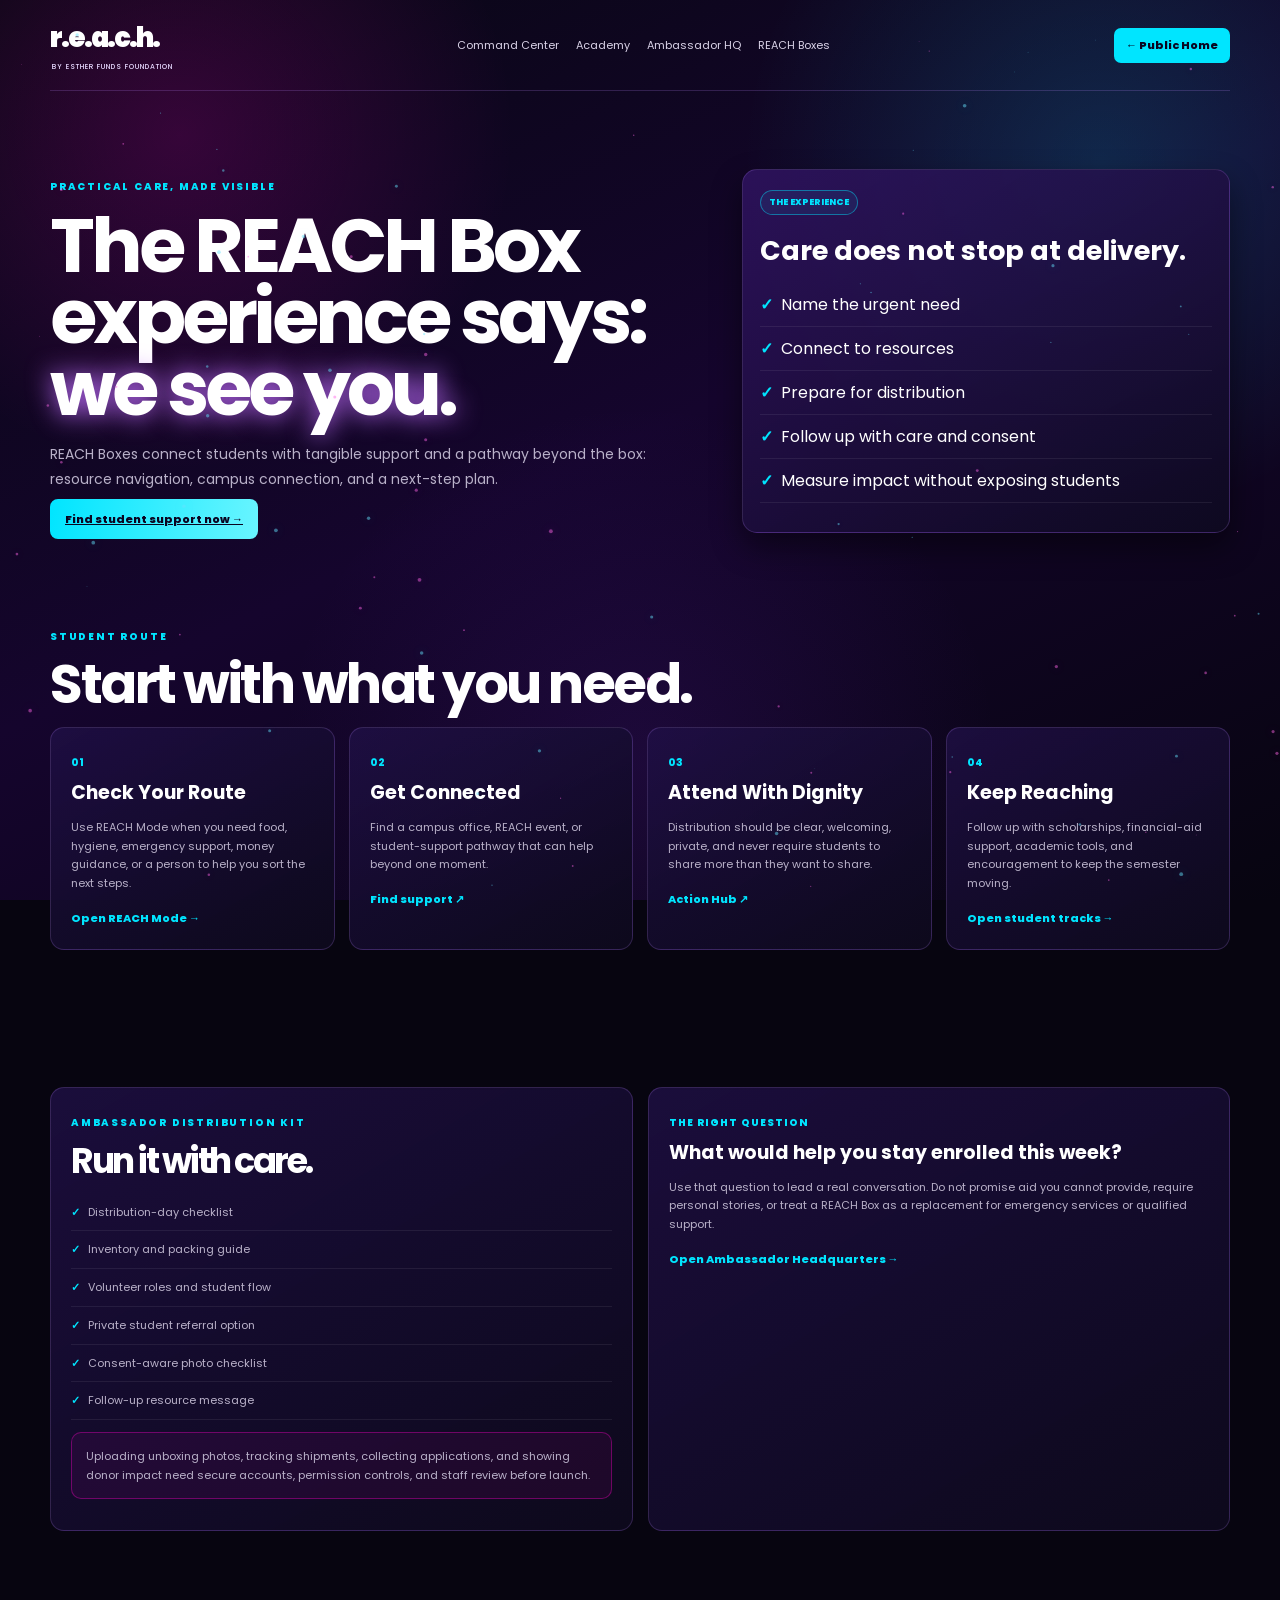
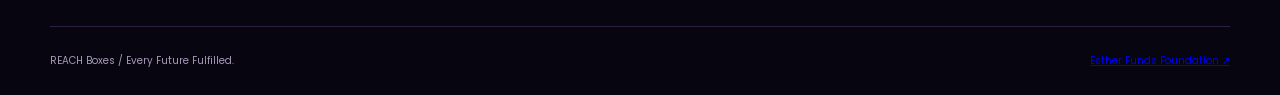
<file: reach-boxes.html>
<!doctype html><html lang="en"><head><meta charset="utf-8"><meta name="viewport" content="width=device-width,initial-scale=1"><title>REACH Box Experience</title><link rel="preconnect" href="https://fonts.googleapis.com"><link rel="preconnect" href="https://fonts.gstatic.com" crossorigin><link href="https://fonts.googleapis.com/css2?family=Poppins:wght@400;500;600;700;800;900&display=swap" rel="stylesheet"><link rel="stylesheet" href="universe.css"><link rel="stylesheet" href="universe-motion.css"></head><body><div class="u-wrap"><header class="u-nav"><a class="u-logo" href="index.html">r.e.a.c.h.<small>BY ESTHER FUNDS FOUNDATION</small></a><nav><a href="command-center.html">Command Center</a><a href="academy.html">Academy</a><a href="ambassador-hq.html">Ambassador HQ</a><a href="reach-boxes.html">REACH Boxes</a></nav><a class="u-back" href="index.html">← Public Home</a></header><main><section class="u-hero"><div><span class="kicker">PRACTICAL CARE, MADE VISIBLE</span><h1>The REACH Box<br>experience says:<br><em>we see you.</em></h1><p>REACH Boxes connect students with tangible support and a pathway beyond the box: resource navigation, campus connection, and a next-step plan.</p><a class="action" href="https://eff-reach-action-hub.vercel.app" target="_blank">Find student support now →</a></div><div class="glass"><span class="pill">THE EXPERIENCE</span><h3 style="font-size:27px;margin:16px 0 9px">Care does not stop at delivery.</h3><ul class="check-list"><li>Name the urgent need</li><li>Connect to resources</li><li>Prepare for distribution</li><li>Follow up with care and consent</li><li>Measure impact without exposing students</li></ul></div></section><section class="section"><span class="kicker">STUDENT ROUTE</span><h2>Start with what you need.</h2><div class="grid grid-4"><article class="card"><span class="num">01</span><h3>Check Your Route</h3><p>Use REACH Mode when you need food, hygiene, emergency support, money guidance, or a person to help you sort the next steps.</p><a href="command-center.html">Open REACH Mode →</a></article><article class="card"><span class="num">02</span><h3>Get Connected</h3><p>Find a campus office, REACH event, or student-support pathway that can help beyond one moment.</p><a href="https://estherfundsfoundation.org/reach-yourself" target="_blank">Find support ↗</a></article><article class="card"><span class="num">03</span><h3>Attend With Dignity</h3><p>Distribution should be clear, welcoming, private, and never require students to share more than they want to share.</p><a href="https://eff-reach-action-hub.vercel.app" target="_blank">Action Hub ↗</a></article><article class="card"><span class="num">04</span><h3>Keep Reaching</h3><p>Follow up with scholarships, financial-aid support, academic tools, and encouragement to keep the semester moving.</p><a href="academy.html">Open student tracks →</a></article></div></section><section class="section two"><div class="card"><span class="kicker">AMBASSADOR DISTRIBUTION KIT</span><h2 style="font-size:35px">Run it with care.</h2><ul class="check-list"><li>Distribution-day checklist</li><li>Inventory and packing guide</li><li>Volunteer roles and student flow</li><li>Private student referral option</li><li>Consent-aware photo checklist</li><li>Follow-up resource message</li></ul><p class="notice">Uploading unboxing photos, tracking shipments, collecting applications, and showing donor impact need secure accounts, permission controls, and staff review before launch.</p></div><div class="card"><span class="num">THE RIGHT QUESTION</span><h3>What would help you stay enrolled this week?</h3><p>Use that question to lead a real conversation. Do not promise aid you cannot provide, require personal stories, or treat a REACH Box as a replacement for emergency services or qualified support.</p><a class="text-link" href="ambassador-hq.html">Open Ambassador Headquarters →</a></div></section></main><footer class="footer"><span>REACH Boxes / Every Future Fulfilled.</span><a href="https://estherfundsfoundation.org/" target="_blank">Esther Funds Foundation ↗</a></footer></div><script src="universe-space.js"></script></body></html>
</file>
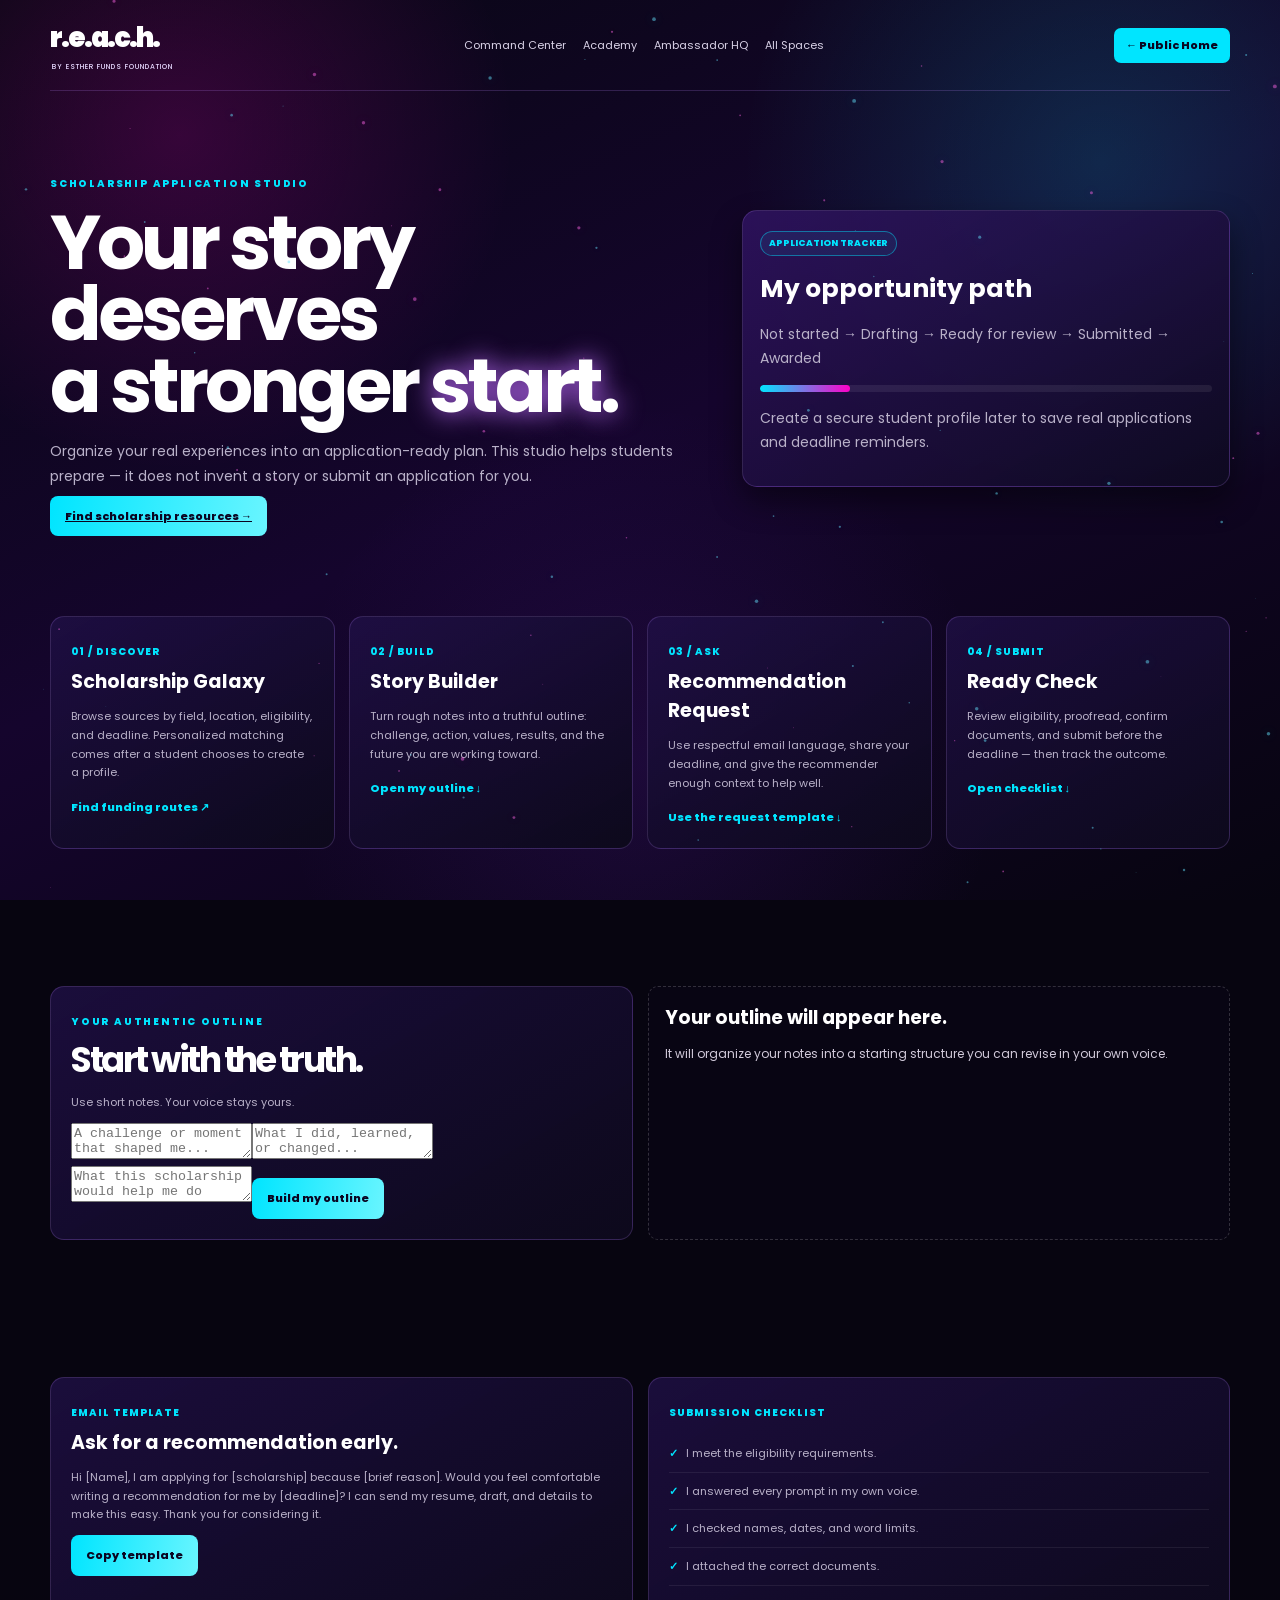
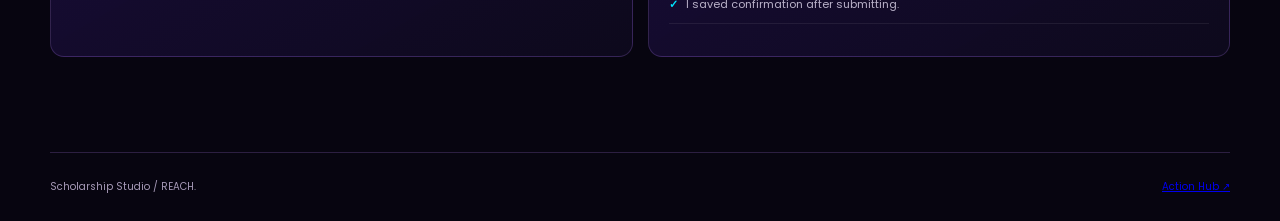
<file: scholarship-studio.html>
<!doctype html><html lang="en"><head><meta charset="utf-8"><meta name="viewport" content="width=device-width,initial-scale=1"><title>Scholarship Studio | REACH</title><link rel="preconnect" href="https://fonts.googleapis.com"><link rel="preconnect" href="https://fonts.gstatic.com" crossorigin><link href="https://fonts.googleapis.com/css2?family=Poppins:wght@400;500;600;700;800;900&display=swap" rel="stylesheet"><link rel="stylesheet" href="universe.css"><link rel="stylesheet" href="universe-motion.css"></head><body><div class="u-wrap"><header class="u-nav"><a class="u-logo" href="index.html">r.e.a.c.h.<small>BY ESTHER FUNDS FOUNDATION</small></a><nav><a href="command-center.html">Command Center</a><a href="academy.html">Academy</a><a href="ambassador-hq.html">Ambassador HQ</a><a href="ecosystem.html">All Spaces</a></nav><a class="u-back" href="index.html">← Public Home</a></header><main><section class="u-hero"><div><span class="kicker">SCHOLARSHIP APPLICATION STUDIO</span><h1>Your story deserves<br>a stronger <em>start.</em></h1><p>Organize your real experiences into an application-ready plan. This studio helps students prepare — it does not invent a story or submit an application for you.</p><a class="action" href="https://estherfundsfoundation.org/reach-yourself" target="_blank">Find scholarship resources →</a></div><div class="glass"><span class="pill">APPLICATION TRACKER</span><h3 style="font-size:25px;margin:14px 0">My opportunity path</h3><p class="muted">Not started → Drafting → Ready for review → Submitted → Awarded</p><div class="progress"><i style="width:20%"></i></div><p class="muted">Create a secure student profile later to save real applications and deadline reminders.</p></div></section><section class="section grid grid-4"><article class="card"><span class="num">01 / DISCOVER</span><h3>Scholarship Galaxy</h3><p>Browse sources by field, location, eligibility, and deadline. Personalized matching comes after a student chooses to create a profile.</p><a href="https://estherfundsfoundation.org/reach-yourself" target="_blank">Find funding routes ↗</a></article><article class="card"><span class="num">02 / BUILD</span><h3>Story Builder</h3><p>Turn rough notes into a truthful outline: challenge, action, values, results, and the future you are working toward.</p><a href="#outline">Open my outline ↓</a></article><article class="card"><span class="num">03 / ASK</span><h3>Recommendation Request</h3><p>Use respectful email language, share your deadline, and give the recommender enough context to help well.</p><a href="#request">Use the request template ↓</a></article><article class="card"><span class="num">04 / SUBMIT</span><h3>Ready Check</h3><p>Review eligibility, proofread, confirm documents, and submit before the deadline — then track the outcome.</p><a href="#checklist">Open checklist ↓</a></article></section><section id="outline" class="section two"><div class="card"><span class="kicker">YOUR AUTHENTIC OUTLINE</span><h2 style="font-size:35px">Start with the truth.</h2><p>Use short notes. Your voice stays yours.</p><textarea id="storyNotes" placeholder="A challenge or moment that shaped me..."></textarea><textarea id="storyAction" placeholder="What I did, learned, or changed..."></textarea><textarea id="storyFuture" placeholder="What this scholarship would help me do next..."></textarea><button class="action" id="buildOutline">Build my outline</button></div><div id="outlineResult" class="result"><h3>Your outline will appear here.</h3><p>It will organize your notes into a starting structure you can revise in your own voice.</p></div></section><section id="request" class="section two"><div class="card"><span class="num">EMAIL TEMPLATE</span><h3>Ask for a recommendation early.</h3><p>Hi [Name], I am applying for [scholarship] because [brief reason]. Would you feel comfortable writing a recommendation for me by [deadline]? I can send my resume, draft, and details to make this easy. Thank you for considering it.</p><button class="action copy-template">Copy template</button></div><div id="checklist" class="card"><span class="num">SUBMISSION CHECKLIST</span><ul class="check-list"><li>I meet the eligibility requirements.</li><li>I answered every prompt in my own voice.</li><li>I checked names, dates, and word limits.</li><li>I attached the correct documents.</li><li>I saved confirmation after submitting.</li></ul></div></section></main><footer class="footer"><span>Scholarship Studio / REACH.</span><a href="https://eff-reach-action-hub.vercel.app" target="_blank">Action Hub ↗</a></footer></div><script src="universe.js"></script><script src="studio.js"></script><script src="universe-space.js"></script></body></html>
</file>
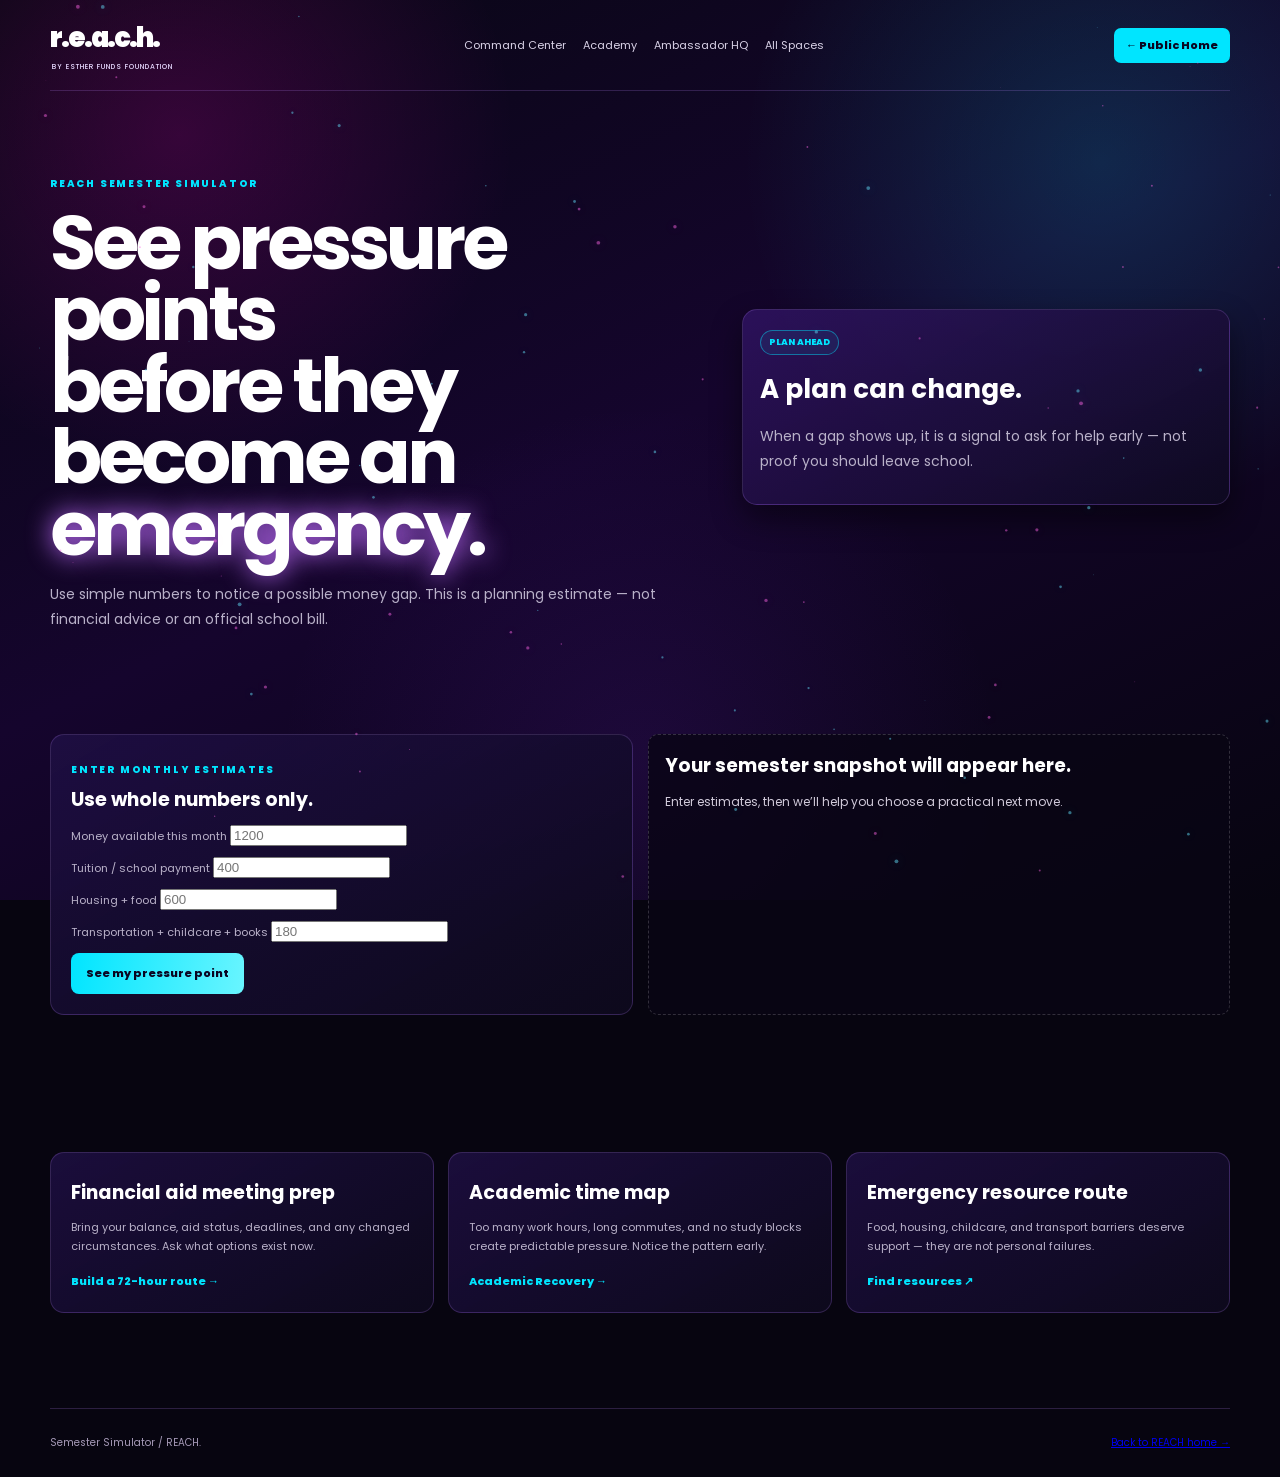
<file: semester-simulator.html>
<!doctype html><html lang="en"><head><meta charset="utf-8"><meta name="viewport" content="width=device-width,initial-scale=1"><title>Semester Simulator | REACH</title><link rel="preconnect" href="https://fonts.googleapis.com"><link rel="preconnect" href="https://fonts.gstatic.com" crossorigin><link href="https://fonts.googleapis.com/css2?family=Poppins:wght@400;500;600;700;800;900&display=swap" rel="stylesheet"><link rel="stylesheet" href="universe.css"><link rel="stylesheet" href="universe-motion.css"></head><body><div class="u-wrap"><header class="u-nav"><a class="u-logo" href="index.html">r.e.a.c.h.<small>BY ESTHER FUNDS FOUNDATION</small></a><nav><a href="command-center.html">Command Center</a><a href="academy.html">Academy</a><a href="ambassador-hq.html">Ambassador HQ</a><a href="ecosystem.html">All Spaces</a></nav><a class="u-back" href="index.html">← Public Home</a></header><main><section class="u-hero"><div><span class="kicker">REACH SEMESTER SIMULATOR</span><h1>See pressure points<br>before they become an <em>emergency.</em></h1><p>Use simple numbers to notice a possible money gap. This is a planning estimate — not financial advice or an official school bill.</p></div><div class="glass"><span class="pill">PLAN AHEAD</span><h3 style="font-size:26px;margin:15px 0">A plan can change.</h3><p>When a gap shows up, it is a signal to ask for help early — not proof you should leave school.</p></div></section><section class="section two"><div class="card"><span class="kicker">ENTER MONTHLY ESTIMATES</span><h3>Use whole numbers only.</h3><p><label>Money available this month <input id="income" type="number" placeholder="1200"></label></p><p><label>Tuition / school payment <input id="tuition" type="number" placeholder="400"></label></p><p><label>Housing + food <input id="needs" type="number" placeholder="600"></label></p><p><label>Transportation + childcare + books <input id="other" type="number" placeholder="180"></label></p><button class="action" id="calculateBudget">See my pressure point</button></div><div id="budgetResult" class="result"><h3>Your semester snapshot will appear here.</h3><p>Enter estimates, then we’ll help you choose a practical next move.</p></div></section><section class="section grid grid-3"><article class="card"><h3>Financial aid meeting prep</h3><p>Bring your balance, aid status, deadlines, and any changed circumstances. Ask what options exist now.</p><a href="command-center.html">Build a 72-hour route →</a></article><article class="card"><h3>Academic time map</h3><p>Too many work hours, long commutes, and no study blocks create predictable pressure. Notice the pattern early.</p><a href="academy.html#recovery">Academic Recovery →</a></article><article class="card"><h3>Emergency resource route</h3><p>Food, housing, childcare, and transport barriers deserve support — they are not personal failures.</p><a href="https://estherfundsfoundation.org/reach-yourself" target="_blank">Find resources ↗</a></article></section></main><footer class="footer"><span>Semester Simulator / REACH.</span><a href="index.html">Back to REACH home →</a></footer></div><script src="universe.js"></script><script src="studio.js"></script><script src="universe-space.js"></script></body></html>
</file>
<file: styles.css>
:root{--plum:#2A1A4A;--royal:#481D7A;--violet:#9B5FD4;--cyan:#00E5FF;--pink:#FF00C8;--ink:#080713;--slate:#1A1330;--line:rgba(179,155,255,.22);--white:#fff}*{box-sizing:border-box}html{scroll-behavior:smooth}body{margin:0;background:var(--ink);color:#fff;font-family:Poppins,Arial,sans-serif;overflow-x:hidden}.site-shell{position:relative;overflow:hidden;background:radial-gradient(circle at 50% -10%,#3d126c 0,transparent 27%),linear-gradient(145deg,#080713 15%,#140a2d 52%,#080713);min-height:100vh}.noise{position:absolute;inset:0;opacity:.2;pointer-events:none;background-image:radial-gradient(rgba(255,255,255,.22) .6px,transparent .6px);background-size:5px 5px;mask-image:linear-gradient(#000,transparent 28%)}.ambient{position:absolute;border-radius:999px;filter:blur(95px);pointer-events:none;opacity:.24}.ambient-one{width:600px;height:600px;background:#7611d1;top:500px;right:-250px}.ambient-two{width:500px;height:500px;background:#00d7ff;top:1400px;left:-330px}.section-wrap,.topbar,footer{width:min(1160px,calc(100% - 40px));margin-inline:auto;position:relative}.topbar{display:flex;align-items:center;justify-content:space-between;padding:22px 0;z-index:2}.brand{display:flex;align-items:center;color:#fff;text-decoration:none;gap:10px}.brand img{display:block;width:124px;height:57px;object-fit:contain}.wordmark{font-size:29px;line-height:.82;letter-spacing:-2px;font-weight:900}.wordmark small{display:block;color:#e9d7ff;font-size:7px;letter-spacing:1.5px;margin:7px 0 0 3px;font-weight:500}nav{display:flex;gap:25px}nav a{font-size:12px;color:#d8d0e7;text-decoration:none;transition:.2s}nav a:hover{color:var(--cyan)}.nav-cta{color:var(--ink);background:var(--cyan);font-size:12px;font-weight:800;padding:11px 15px;text-decoration:none;border-radius:8px}.nav-cta span{font-size:17px;margin-left:3px}.hero{display:grid;grid-template-columns:1.05fr .95fr;gap:45px;align-items:center;padding:105px 0 105px;min-height:685px}.eyebrow{font-size:11px;letter-spacing:1.8px;color:var(--violet);font-weight:800;margin:0 0 16px}.eyebrow i{display:inline-block;width:22px;height:2px;background:var(--cyan);margin:0 9px 4px 0;box-shadow:0 0 9px var(--cyan)}h1,h2,h3,p{margin-top:0}h1{font-size:clamp(52px,7vw,94px);line-height:.94;letter-spacing:-5px;margin-bottom:24px}h1 em{font-style:normal;color:#fff;text-shadow:0 0 22px #b450ff,0 0 55px #6600cf}.hero-text{max-width:565px;color:#cdc4da;font-size:16px;line-height:1.8}.hero-actions,.tape-actions{display:flex;gap:12px;flex-wrap:wrap;margin-top:30px}.button{border-radius:9px;display:inline-flex;align-items:center;gap:20px;padding:14px 17px;font-size:13px;font-weight:800;text-decoration:none;transition:transform .2s,box-shadow .2s}.button:hover{transform:translateY(-3px)}.primary{color:#090214;background:linear-gradient(120deg,var(--cyan),#6fffff);box-shadow:0 0 23px rgba(0,229,255,.24)}.primary b{font-size:20px}.ghost{color:#fff;border:1px solid rgba(255,255,255,.25);background:#ffffff08}.trust-row{display:flex;flex-wrap:wrap;gap:14px;margin-top:39px;color:#a9a0b9;font-size:10px}.trust-row b{color:var(--pink);font-size:15px}.hero-console{height:450px;position:relative;border:1px solid rgba(183,136,255,.42);border-radius:22px;background:linear-gradient(145deg,rgba(100,29,167,.32),rgba(0,229,255,.06));box-shadow:inset 0 0 40px rgba(159,54,255,.22),0 0 68px rgba(105,15,226,.16);overflow:hidden}.hero-console:before{content:"";position:absolute;inset:0;background-image:linear-gradient(rgba(0,229,255,.08) 1px,transparent 1px),linear-gradient(90deg,rgba(0,229,255,.08) 1px,transparent 1px);background-size:35px 35px;mask-image:linear-gradient(to bottom,transparent,#000 40%,transparent)}.console-glow{position:absolute;width:230px;height:230px;left:50%;top:48%;transform:translate(-50%,-50%);background:radial-gradient(circle,#b139ff 0,rgba(93,0,255,.35) 26%,transparent 65%);filter:blur(6px)}.core{position:absolute;top:50%;left:50%;transform:translate(-50%,-50%);width:154px;height:154px;border-radius:50%;display:flex;flex-direction:column;justify-content:center;align-items:center;text-align:center;background:radial-gradient(circle,#8829d8,#381167 57%,#11072b);border:1px solid var(--cyan);box-shadow:0 0 0 11px #8b28dc22,0 0 44px #00e5ff8a}.core span{font-size:72px;font-weight:900;line-height:.75;color:#fff;text-shadow:0 0 14px #fff}.core small{font-size:8px;letter-spacing:1px;margin-top:12px}.orbit{position:absolute;border:1px solid #e66cff80;border-radius:50%;left:50%;top:50%;transform:translate(-50%,-50%)}.orbit-a{width:277px;height:175px;transform:translate(-50%,-50%) rotate(-20deg)}.orbit-b{width:370px;height:222px;transform:translate(-50%,-50%) rotate(35deg);border-color:#00e5ff55}.mini-card{position:absolute;border:1px solid #c993ff4d;background:#0e0825d9;backdrop-filter:blur(8px);box-shadow:0 8px 22px #0007;font-size:10px}.signal{top:34px;left:28px;padding:11px;border-radius:8px;color:#d8c2ff}.dot,.pulse-dot{display:inline-block;width:7px;height:7px;background:#40ffce;border-radius:50%;box-shadow:0 0 8px #40ffce;margin-right:7px;animation:blink 1.4s infinite}.status{bottom:38px;left:33px;border-radius:10px;padding:12px;width:133px}.status b{display:block;color:var(--cyan);font-size:22px;line-height:1}.status span{display:block;color:#bcb1d1;margin-top:5px}.route{top:104px;right:22px;padding:11px 13px;border-radius:10px;color:#e8dcff;line-height:1.4}.route span{color:var(--pink);font-size:20px;margin-right:7px}.console-label{position:absolute;bottom:15px;right:20px;font-size:8px;letter-spacing:1px;color:#aa9abc}.console-label i{font-style:normal;color:#51ffce}.mission-bar{position:relative;z-index:1;display:flex;justify-content:space-between;gap:20px;align-items:center;padding:17px max(20px,calc((100% - 1120px)/2));background:linear-gradient(90deg,#481d7a,#bd00af,#481d7a);font-size:11px;font-weight:800;letter-spacing:1px}.mission-bar a{color:#fff;text-decoration:none;opacity:.8}.pathways{padding:125px 0}.section-heading{max-width:700px}.section-heading h2,.mode-copy h2,.ambassador h2,.tape-panel h2{font-size:clamp(37px,5vw,65px);line-height:1;letter-spacing:-3px;margin-bottom:18px}.section-heading>p:not(.eyebrow){color:#bdb4ca;line-height:1.75;max-width:535px}.path-grid{display:grid;grid-template-columns:repeat(4,1fr);gap:13px;margin-top:47px}.path-card{position:relative;min-height:265px;border:1px solid var(--line);padding:21px;border-radius:14px;color:#fff;text-decoration:none;background:linear-gradient(150deg,#21104199,#0c091dba);overflow:hidden;transition:.25s}.path-card:before{content:"";position:absolute;inset:auto -30% -65% auto;width:210px;height:210px;border-radius:50%;background:radial-gradient(circle,#9a3cff61,transparent 66%);transition:.25s}.path-card:hover{transform:translateY(-6px);border-color:var(--cyan);box-shadow:0 16px 33px #0008}.path-card:hover:before{transform:scale(1.35);background:radial-gradient(circle,#00e5ff61,transparent 66%)}.path-card.featured{grid-column:span 2;background:linear-gradient(135deg,#5c199a,#1e0e49 64%,#041d34);border-color:#d878ff}.path-num{font-size:10px;color:#a9a0b9;letter-spacing:1px}.path-icon{float:right;color:var(--cyan);font-size:29px;line-height:.7}.path-card h3{position:relative;font-size:24px;line-height:1.03;letter-spacing:-1px;margin:45px 0 12px}.path-card p{position:relative;color:#beb5cb;font-size:11px;line-height:1.6}.path-card b{position:absolute;bottom:20px;color:#fff;font-size:11px}.path-card b i{font-style:normal;color:var(--cyan);font-size:19px;margin-left:5px}.reach-mode{display:grid;grid-template-columns:.75fr 1.25fr;gap:55px;align-items:center;padding:70px 0 125px}.mode-copy p:not(.eyebrow){color:#c5bbd2;line-height:1.7}.micro{font-size:11px;border-left:2px solid var(--pink);padding-left:13px}.mode-panel{border:1px solid #a45bff88;background:linear-gradient(145deg,#25104c,#090d27);border-radius:18px;padding:27px;box-shadow:0 0 45px #8731c91f}.step-label{font-size:11px;font-weight:800;letter-spacing:1.2px;margin-bottom:20px;color:#ded6e9}.step-label span{color:var(--cyan);margin-right:9px}.need-options{display:grid;grid-template-columns:repeat(2,1fr);gap:9px}.need-options button{cursor:pointer;text-align:left;border:1px solid #9f75d850;border-radius:9px;background:#ffffff08;color:#eee;padding:12px;font:600 11px Poppins;transition:.2s}.need-options button:hover,.need-options button.active{background:#00e5ff1b;border-color:var(--cyan);color:#fff}.plan-output{margin-top:16px}.plan-empty{color:#b5abc6;text-align:center;padding:23px;background:#00000028;border-radius:9px;font-size:12px}.plan-empty span{display:block;font-size:24px;color:var(--pink);margin-bottom:5px}.plan-card{padding:18px;border-radius:10px;background:#0d0922;border:1px solid #ffffff16}.plan-card h3{font-size:18px;margin-bottom:12px}.plan-card ol{padding-left:18px;margin:0;color:#c9c0d5;font-size:12px;line-height:1.75}.plan-card a{display:inline-block;color:var(--cyan);font-size:11px;font-weight:800;margin-top:12px;text-decoration:none}.workshop-area{padding:30px 0 125px}.compact{max-width:520px}.workshop-grid{display:grid;grid-template-columns:1fr 1fr;gap:18px;margin-top:35px}.workshop-card{padding:29px;border-radius:17px;background:linear-gradient(130deg,#4d177d,#1b1045);border:1px solid #bd72ff;box-shadow:0 18px 36px #0008}.workshop-card.second{background:linear-gradient(130deg,#062943,#32105b);border-color:#00e5ff}.workshop-top{display:flex;justify-content:space-between;color:#d8c2fc;font-size:10px;font-weight:800;letter-spacing:1.2px}.workshop-top b{color:var(--cyan);font-size:9px}.workshop-card h3{font-size:31px;letter-spacing:-1.5px;margin:42px 0 10px}.workshop-card p{color:#d0c6db;font-size:12px;line-height:1.7;max-width:450px}.workshop-actions{display:flex;flex-wrap:wrap;gap:10px;margin-top:25px}.workshop-actions a{color:#fff;font-size:11px;font-weight:700;text-decoration:none;border-bottom:1px solid var(--cyan);padding-bottom:4px}.ambassador{padding:20px 0 126px}.ambassador-window{border:1px solid #a068e6;border-radius:18px;overflow:hidden;background:#0d0820;box-shadow:0 28px 65px #000a}.window-top{height:42px;padding:0 16px;display:flex;align-items:center;gap:6px;background:#1d123a;font-size:8px;letter-spacing:1px;color:#aca0bd}.window-top span{height:7px;width:7px;border-radius:50%;background:#ff4dff}.window-top span:nth-child(2){background:#9b5fd4}.window-top span:nth-child(3){background:#00e5ff}.window-top b{margin-left:9px}.window-top i{font-style:normal;margin-left:auto;color:#4af7bf}.ambassador-body{display:grid;grid-template-columns:1.1fr .9fr;min-height:500px;padding:57px;background:linear-gradient(120deg,#180a34,#0c1028)}.ambassador h2{margin-bottom:18px}.ambassador-body>div>p:not(.eyebrow){color:#c9c0d4;max-width:510px;font-size:13px;line-height:1.8}.hq-list{display:grid;grid-template-columns:repeat(2,1fr);gap:10px;margin:28px 0;color:#e4d8f4;font-size:11px}.hq-list span{border-left:2px solid var(--cyan);padding:4px 0 4px 9px}.hq-visual{position:relative;min-height:330px}.hq-orbit{position:absolute;width:272px;height:272px;border-radius:50%;border:1px solid #ff00c88a;left:50%;top:50%;transform:translate(-50%,-50%);box-shadow:0 0 0 32px #753cff0d,0 0 30px #ff00c877}.hq-center{position:absolute;left:50%;top:50%;transform:translate(-50%,-50%);height:155px;width:155px;border-radius:50%;background:radial-gradient(circle at 38% 28%,#9f55e4,#3c1675 60%,#0e0924);border:1px solid var(--cyan);display:flex;flex-direction:column;align-items:center;justify-content:center;text-align:center;box-shadow:0 0 30px #00e5ff69}.hq-center small{font-size:8px;letter-spacing:1px;color:#c8b6eb}.hq-center b{font-size:22px;line-height:1.05;margin-top:6px}.hq-chip{position:absolute;border:1px solid #ffffff31;background:#100a26e6;border-radius:6px;padding:8px;color:#ddcef3;font-size:9px;font-weight:800;letter-spacing:.8px}.chip-one{top:16%;left:7%;border-color:#00e5ff99}.chip-two{top:27%;right:2%;border-color:#ff00c899}.chip-three{bottom:8%;left:18%;border-color:#9b5fd4}.reachtape{padding-bottom:105px}.tape-panel{position:relative;text-align:center;padding:75px 24px;border:1px solid #7952c0;background:radial-gradient(circle at 50% -15%,#a331e57d,transparent 50%),#160b31;border-radius:20px;overflow:hidden}.tape-panel:before{content:"";position:absolute;inset:0;background-image:linear-gradient(60deg,#00e5ff10 1px,transparent 1px),linear-gradient(-60deg,#ff00c810 1px,transparent 1px);background-size:36px 61px}.tape-panel>*{position:relative}.tape-label{font-size:11px;color:var(--cyan);font-weight:800;letter-spacing:1.5px}.tape-panel h2{margin:14px 0}.tape-panel p{max-width:660px;margin:0 auto;color:#c3b9d1;line-height:1.8;font-size:13px}.tape-actions{justify-content:center}footer{border-top:1px solid #ffffff1c;padding:30px 0 45px;display:flex;align-items:center;justify-content:space-between;color:#a79ab8;font-size:10px}.footer-brand .wordmark{font-size:22px}footer a{color:#b9a9d3;text-decoration:none}@keyframes blink{50%{opacity:.3}}@media(max-width:850px){nav{display:none}.hero,.reach-mode,.ambassador-body{grid-template-columns:1fr}.hero{padding-top:65px}.hero-console{max-width:520px;width:100%;margin:auto}.path-grid{grid-template-columns:repeat(2,1fr)}.path-card.featured{grid-column:span 2}.reach-mode{gap:25px}.ambassador-body{padding:35px}.hq-visual{min-height:290px}}@media(max-width:560px){.topbar{padding:16px 0}.nav-cta{font-size:10px;padding:9px}.brand img{width:90px;height:45px}.wordmark{font-size:24px}.hero{padding:48px 0 70px;gap:28px;min-height:auto}h1{letter-spacing:-3px}.hero-text{font-size:13px}.hero-console{height:350px}.core{transform:translate(-50%,-50%) scale(.8)}.orbit-a{width:227px;height:145px}.orbit-b{width:285px;height:185px}.route{right:8px}.status{left:10px;bottom:25px}.mission-bar{padding:13px 20px;font-size:9px}.mission-bar a{display:none}.pathways{padding:75px 0}.path-grid{grid-template-columns:1fr}.path-card,.path-card.featured{grid-column:auto;min-height:230px}.reach-mode{padding:20px 0 75px}.need-options{grid-template-columns:1fr}.workshop-area{padding-bottom:75px}.workshop-grid{grid-template-columns:1fr}.workshop-card h3{margin-top:30px}.ambassador{padding-bottom:75px}.ambassador-body{padding:28px 20px}.window-top b{display:none}.hq-list{grid-template-columns:1fr}.tape-panel{padding:54px 18px}footer{flex-wrap:wrap;gap:17px}.section-wrap,.topbar,footer{width:min(100% - 28px,1160px)}}
</file>
<file: characters.css>
.hero-characters{position:absolute;inset:0;width:100%;height:100%;object-fit:cover;opacity:.72;mix-blend-mode:screen;filter:saturate(1.1) contrast(1.08)}.hero-console .core,.hero-console .orbit,.hero-console .mini-card,.hero-console .console-label{z-index:2}.inside-doors{padding:100px 0 65px}.inside-doors h2{font-size:clamp(37px,5vw,66px);line-height:1;letter-spacing:-3px;margin:0 0 33px}.door-grid{display:grid;grid-template-columns:repeat(4,1fr);gap:13px}.door-grid a{position:relative;min-height:230px;padding:20px;border:1px solid #b799e344;border-radius:15px;background:linear-gradient(145deg,#271050,#090719);color:#fff;text-decoration:none;overflow:hidden;transition:.24s}.door-grid a:before{content:'';position:absolute;width:180px;height:180px;right:-75px;bottom:-85px;border-radius:50%;background:radial-gradient(circle,#00e5ff55,transparent 68%)}.door-grid a:hover{transform:translateY(-6px);border-color:#00e5ff;box-shadow:0 18px 35px #0008}.door-grid span{display:block;color:#00e5ff;font-size:10px;font-weight:800}.door-grid b{display:block;font-size:22px;line-height:1.05;margin:38px 0 11px}.door-grid small{position:relative;display:block;color:#c7bdd2;font-size:11px;line-height:1.55}.door-grid i{position:absolute;bottom:17px;font-size:22px;color:#ff00c8;font-style:normal}@media(max-width:820px){.door-grid{grid-template-columns:repeat(2,1fr)}}@media(max-width:520px){.inside-doors{padding:70px 0 30px}.door-grid{grid-template-columns:1fr}.door-grid a{min-height:185px}}
</file>
<file: showcase.css>
.character-showcase{display:grid;grid-template-columns:.78fr 1.22fr;gap:25px;align-items:center;padding:70px 38px;margin-bottom:64px;border:1px solid #9b5fd466;border-radius:24px;background:radial-gradient(circle at 75% 22%,#00e5ff20,transparent 25%),radial-gradient(circle at 18% 85%,#ff00c82b,transparent 33%),#130626;box-shadow:0 20px 60px #0008}.character-copy h2{font-size:clamp(37px,4.6vw,64px);line-height:.94;letter-spacing:-3px;margin:0 0 16px}.character-copy h2 em{font-style:normal;color:#fff;text-shadow:0 0 22px #b950ff}.character-copy p:not(.eyebrow){font-size:13px;line-height:1.8;color:#c8bed4;max-width:440px}.character-poster{display:block;width:100%;max-height:580px;object-fit:cover;object-position:center;border-radius:16px;border:1px solid #00e5ff9c;box-shadow:0 0 0 8px #00e5ff12,0 0 36px #ad39ff73}@media(max-width:800px){.character-showcase{grid-template-columns:1fr;padding:27px 20px}.character-poster{max-height:none}.character-copy{order:2}}
</file>
<file: universe-motion.css>
/* Futuristic REACH atmosphere — no oversized image background or sideways scrolling. */
html,body{max-width:100%;overflow-x:hidden}
body{background:#070510!important}
body:before{content:'';position:fixed;z-index:-1;inset:0;background:radial-gradient(circle at 14% 15%,#ff00c82c,transparent 25%),radial-gradient(circle at 86% 18%,#00e5ff27,transparent 27%),radial-gradient(circle at 50% 85%,#6f22cb25,transparent 36%),linear-gradient(155deg,#080713 0%,#15052d 49%,#070510 100%);pointer-events:none}
.site-shell{position:relative;max-width:100%;overflow:clip;background:linear-gradient(145deg,#080713e9 15%,#140a2df2 52%,#080713ee)!important}
.site-shell,.u-wrap{z-index:1}
body>canvas{z-index:0!important}
.site-shell:after{content:'';position:fixed;inset:0;pointer-events:none;z-index:0;background-image:linear-gradient(90deg,transparent 0 49.7%,#00e5ff11 50%,transparent 50.3%),linear-gradient(#ff00c810 1px,transparent 1px);background-size:94px 94px;mask-image:linear-gradient(transparent 12%,#000 39%,transparent 93%);animation:reachDrift 14s linear infinite}
.site-shell>*{position:relative;z-index:1}
.site-shell img{max-width:100%;height:auto}
.walking-lane{position:relative;display:grid;grid-template-columns:repeat(3,minmax(0,1fr));gap:12px;max-width:100%;padding:22px;border:1px solid #00e5ff5e;border-radius:20px;background:#07051391;overflow:hidden;margin:0 auto 70px}
.walking-lane:before{content:'THE MOVEMENT IS WALKING WITH YOU';position:absolute;left:18px;top:12px;font-size:9px;font-weight:800;letter-spacing:2px;color:#00e5ff;z-index:2}
.walker{min-width:0;height:310px;border-radius:14px;border:1px solid #c27bff55;background-image:linear-gradient(#08071311,#08071325),url('assets/reach-walkers-triptych.png');background-size:300% 100%;background-repeat:no-repeat;box-shadow:0 0 25px #9b30ff40;animation:reachWalk 3.4s ease-in-out infinite}
.walker.one{background-position:0 0;animation-delay:-.4s}.walker.two{background-position:50% 0;animation-delay:-1.2s}.walker.three{background-position:100% 0;animation-delay:-2s}
@keyframes reachWalk{0%,100%{transform:translateY(7px) scale(1)}50%{transform:translateY(-9px) scale(1.018);filter:brightness(1.15)}}
@keyframes reachDrift{to{background-position:94px 94px}}
@media(max-width:650px){.walking-lane{grid-template-columns:1fr;padding-top:34px}.walker{height:270px}.walker.two,.walker.three{display:none}}
</file>
<file: universe.css>
:root{--bg:#080713;--panel:#110b27;--panel2:#1c1040;--purple:#753cff;--violet:#b987ff;--cyan:#00e5ff;--pink:#ff00c8;--white:#fff;--muted:#b9b1c9;--line:#b987ff35}*{box-sizing:border-box}body{margin:0;background:radial-gradient(circle at 50% -20%,#4b1482,transparent 34%),var(--bg);color:var(--white);font-family:Poppins,Arial,sans-serif;overflow-x:hidden}.u-wrap{width:min(1180px,calc(100% - 34px));margin:auto}.u-nav{display:flex;align-items:center;justify-content:space-between;padding:18px 0;border-bottom:1px solid var(--line);gap:20px}.u-logo{color:#fff;text-decoration:none;font-size:27px;font-weight:900;letter-spacing:-2px}.u-logo small{font-weight:500;font-size:7px;letter-spacing:1px;display:block;margin:4px 0 0 2px;color:#e7d9ff}.u-nav nav{display:flex;gap:17px;flex-wrap:wrap}.u-nav nav a{font-size:11px;color:#d9d2e7;text-decoration:none}.u-nav nav a:hover{color:var(--cyan)}.u-back{color:#0a0420;background:var(--cyan);padding:9px 12px;text-decoration:none;border-radius:7px;font-size:11px;font-weight:800}.u-hero{padding:78px 0 47px;display:grid;grid-template-columns:1.15fr .85fr;gap:32px;align-items:center}.kicker{color:var(--cyan);font-size:10px;font-weight:800;letter-spacing:1.8px}.u-hero h1{font-size:clamp(40px,6vw,76px);line-height:.94;letter-spacing:-4px;margin:13px 0 18px}.u-hero h1 em{font-style:normal;color:#fff;text-shadow:0 0 26px #c16fff}.u-hero p{max-width:630px;color:var(--muted);line-height:1.75;font-size:14px}.hero-stats{display:grid;grid-template-columns:repeat(2,1fr);gap:12px}.glass{border:1px solid var(--line);background:linear-gradient(150deg,#311464cf,#0e0a20e8);border-radius:15px;padding:17px;box-shadow:0 14px 31px #0007}.stat b{display:block;font-size:30px;color:var(--cyan);line-height:1}.stat span{font-size:10px;color:#c8c1d4}.section{padding:42px 0 95px}.section h2{font-size:clamp(31px,4.5vw,54px);letter-spacing:-2.5px;line-height:1;margin:10px 0 16px}.section-lead{max-width:680px;color:var(--muted);font-size:13px;line-height:1.8}.grid{display:grid;gap:14px}.grid-3{grid-template-columns:repeat(3,1fr)}.grid-4{grid-template-columns:repeat(4,1fr)}.card{border:1px solid var(--line);border-radius:14px;background:linear-gradient(150deg,#201047c9,#0d091c);padding:20px}.card h3{font-size:19px;margin:5px 0 10px}.card p,.card li{font-size:11px;color:var(--muted);line-height:1.7}.card .num{color:var(--cyan);font-size:10px;font-weight:800;letter-spacing:1px}.card a,.text-link{color:var(--cyan);font-size:11px;font-weight:800;text-decoration:none}.progress{height:7px;background:#ffffff13;border-radius:20px;overflow:hidden;margin:10px 0}.progress i{height:100%;display:block;background:linear-gradient(90deg,var(--cyan),var(--pink));border-radius:20px}.pill{display:inline-block;border:1px solid #00e5ff70;background:#00e5ff10;color:var(--cyan);border-radius:20px;padding:5px 8px;font-size:9px;font-weight:800}.action{border:0;cursor:pointer;background:linear-gradient(100deg,var(--cyan),#69f5ff);color:#0a0420;padding:12px 15px;border-radius:8px;font:800 11px Poppins}.action.alt{background:#ffffff0d;color:#fff;border:1px solid #ffffff36}.route-builder{padding:25px;border:1px solid #ae68ff;border-radius:16px;background:linear-gradient(130deg,#321166,#061c32);box-shadow:0 0 42px #6a20b344}.choice-row{display:flex;flex-wrap:wrap;gap:8px;margin:17px 0}.choice-row button{border:1px solid #b987ff58;background:#100a24;color:#eee;border-radius:7px;padding:9px 11px;font:600 11px Poppins;cursor:pointer}.choice-row button.active,.choice-row button:hover{border-color:var(--cyan);background:#00e5ff19}.result{min-height:150px;border-radius:10px;padding:16px;background:#090614cc;border:1px dashed #ffffff2c}.result h3{margin:0 0 9px}.result p,.result li{font-size:12px;line-height:1.7;color:#d1cada}.result details{margin-top:12px;color:var(--cyan);font-size:11px}.result details p{color:#e0d8eb}.check-list{list-style:none;padding:0;margin:12px 0}.check-list li{border-bottom:1px solid #ffffff12;padding:9px 0}.check-list li:before{content:'✓';color:var(--cyan);margin-right:8px;font-weight:900}.module{position:relative;min-height:270px}.module .status{float:right;color:#62ffce;font-size:9px}.module textarea{width:100%;min-height:64px;margin:10px 0;background:#080512;border:1px solid #ffffff27;border-radius:7px;color:#fff;padding:9px;font:11px Poppins}.module .quiz{margin:8px 0;display:grid;gap:6px}.module .quiz button{color:#ddd;background:#ffffff0d;border:1px solid #ffffff22;border-radius:7px;text-align:left;padding:7px;font:10px Poppins;cursor:pointer}.module .quiz button.correct{border-color:#56ffbe;color:#56ffbe}.module .complete{position:absolute;bottom:17px}.campus-map{min-height:260px;position:relative;overflow:hidden;background:radial-gradient(circle at 52% 49%,#00e5ff33,transparent 3%),radial-gradient(circle at 25% 29%,#ff00c833,transparent 5%),#0a102b}.campus-map:before{content:'';position:absolute;inset:0;background-image:linear-gradient(#00e5ff16 1px,transparent 1px),linear-gradient(90deg,#00e5ff16 1px,transparent 1px);background-size:28px 28px}.marker{position:absolute;color:#fff;background:#8f36e7;border:1px solid var(--cyan);border-radius:999px;padding:7px 10px;font-size:9px;box-shadow:0 0 18px #00e5ff}.m1{top:25%;left:20%}.m2{top:55%;left:40%}.m3{top:34%;right:23%}.m4{bottom:17%;right:34%}.wall-post{border-left:3px solid var(--pink)}.post-top{font-size:10px;color:#dfd3f3;margin-bottom:8px}.post-top b{color:var(--cyan)}.muted{color:var(--muted)}.notice{border:1px solid #ff00c85c;background:#ff00c811;color:#efddf7;border-radius:10px;padding:14px;font-size:11px;line-height:1.6}.two{display:grid;grid-template-columns:1fr 1fr;gap:15px}.footer{border-top:1px solid var(--line);padding:26px 0;color:#a69ab7;font-size:10px;display:flex;justify-content:space-between;gap:10px}@media(max-width:790px){.u-nav nav{display:none}.u-hero,.two{grid-template-columns:1fr}.grid-4,.grid-3{grid-template-columns:1fr 1fr}.u-hero{padding-top:50px}}@media(max-width:480px){.grid-4,.grid-3{grid-template-columns:1fr}.u-wrap{width:min(100% - 24px,1180px)}.u-back{font-size:9px}.u-hero h1{letter-spacing:-2px}.section{padding-bottom:65px}}
</file>
